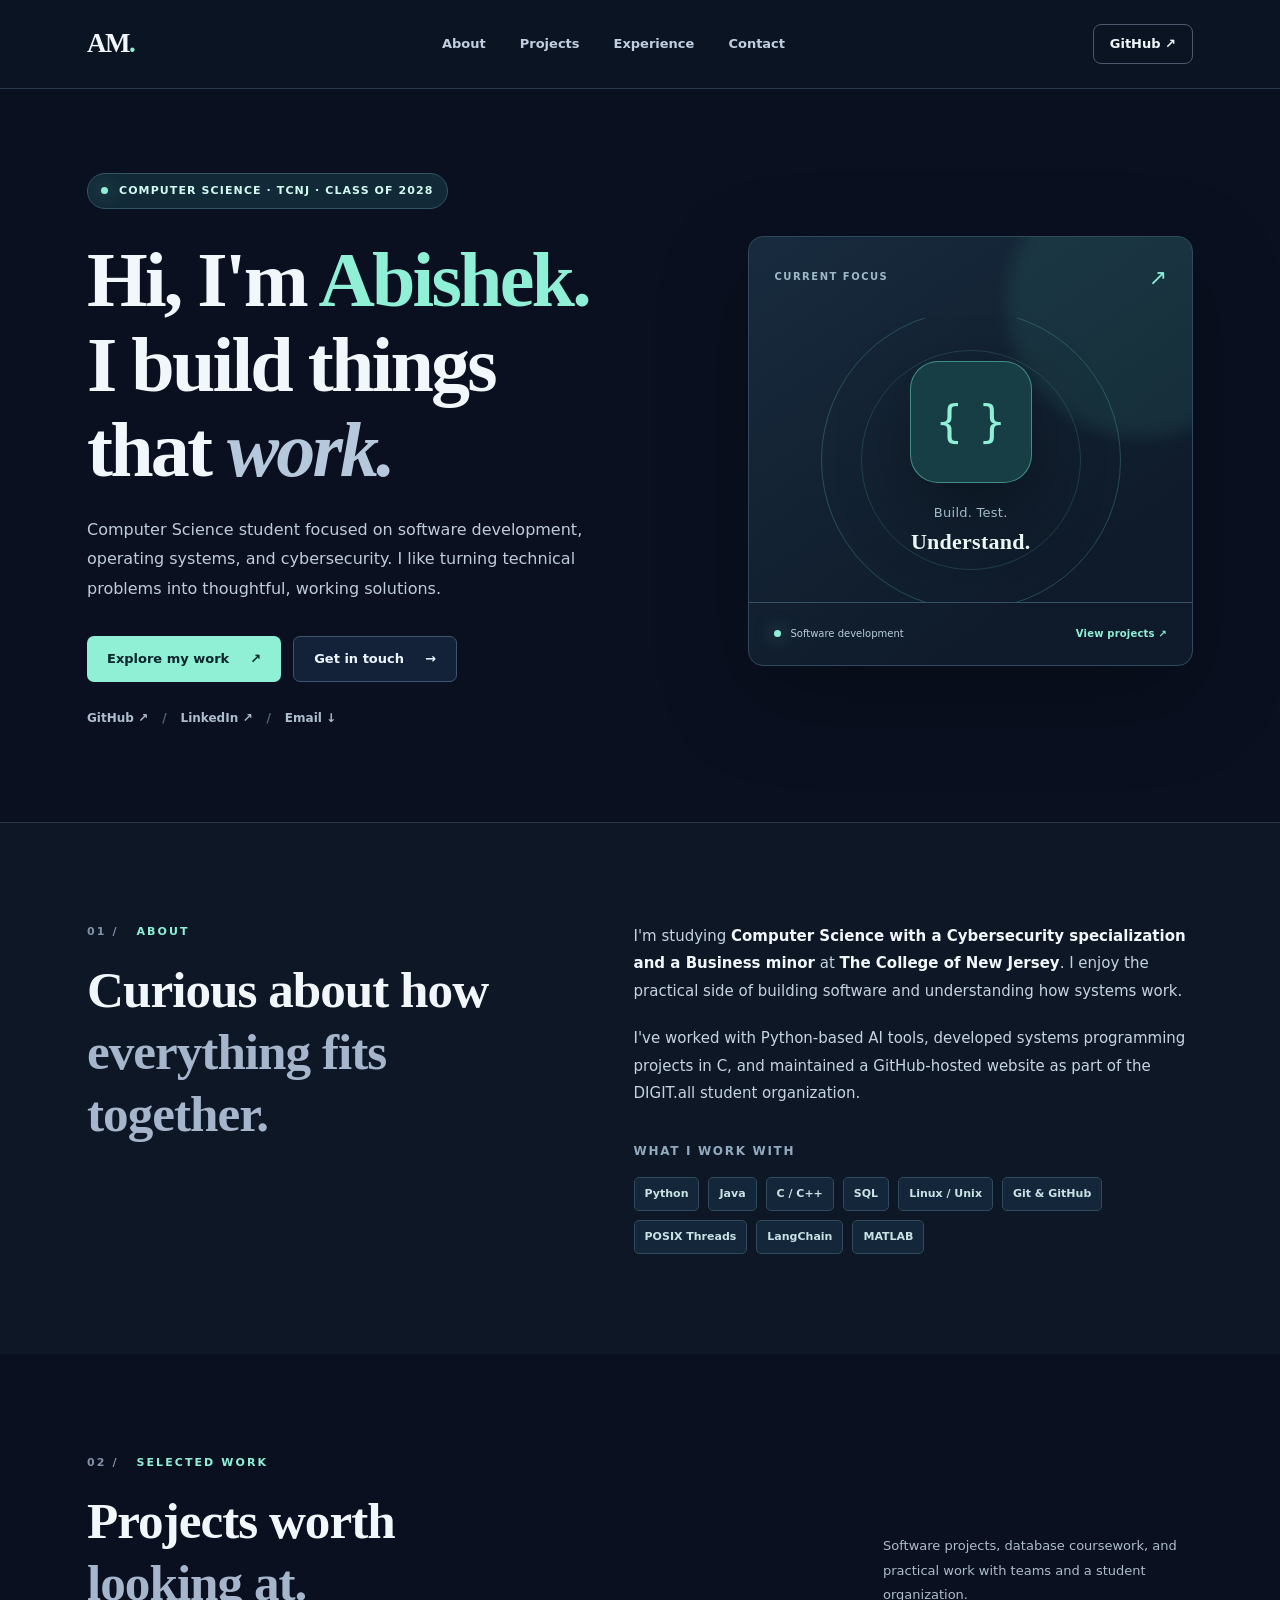
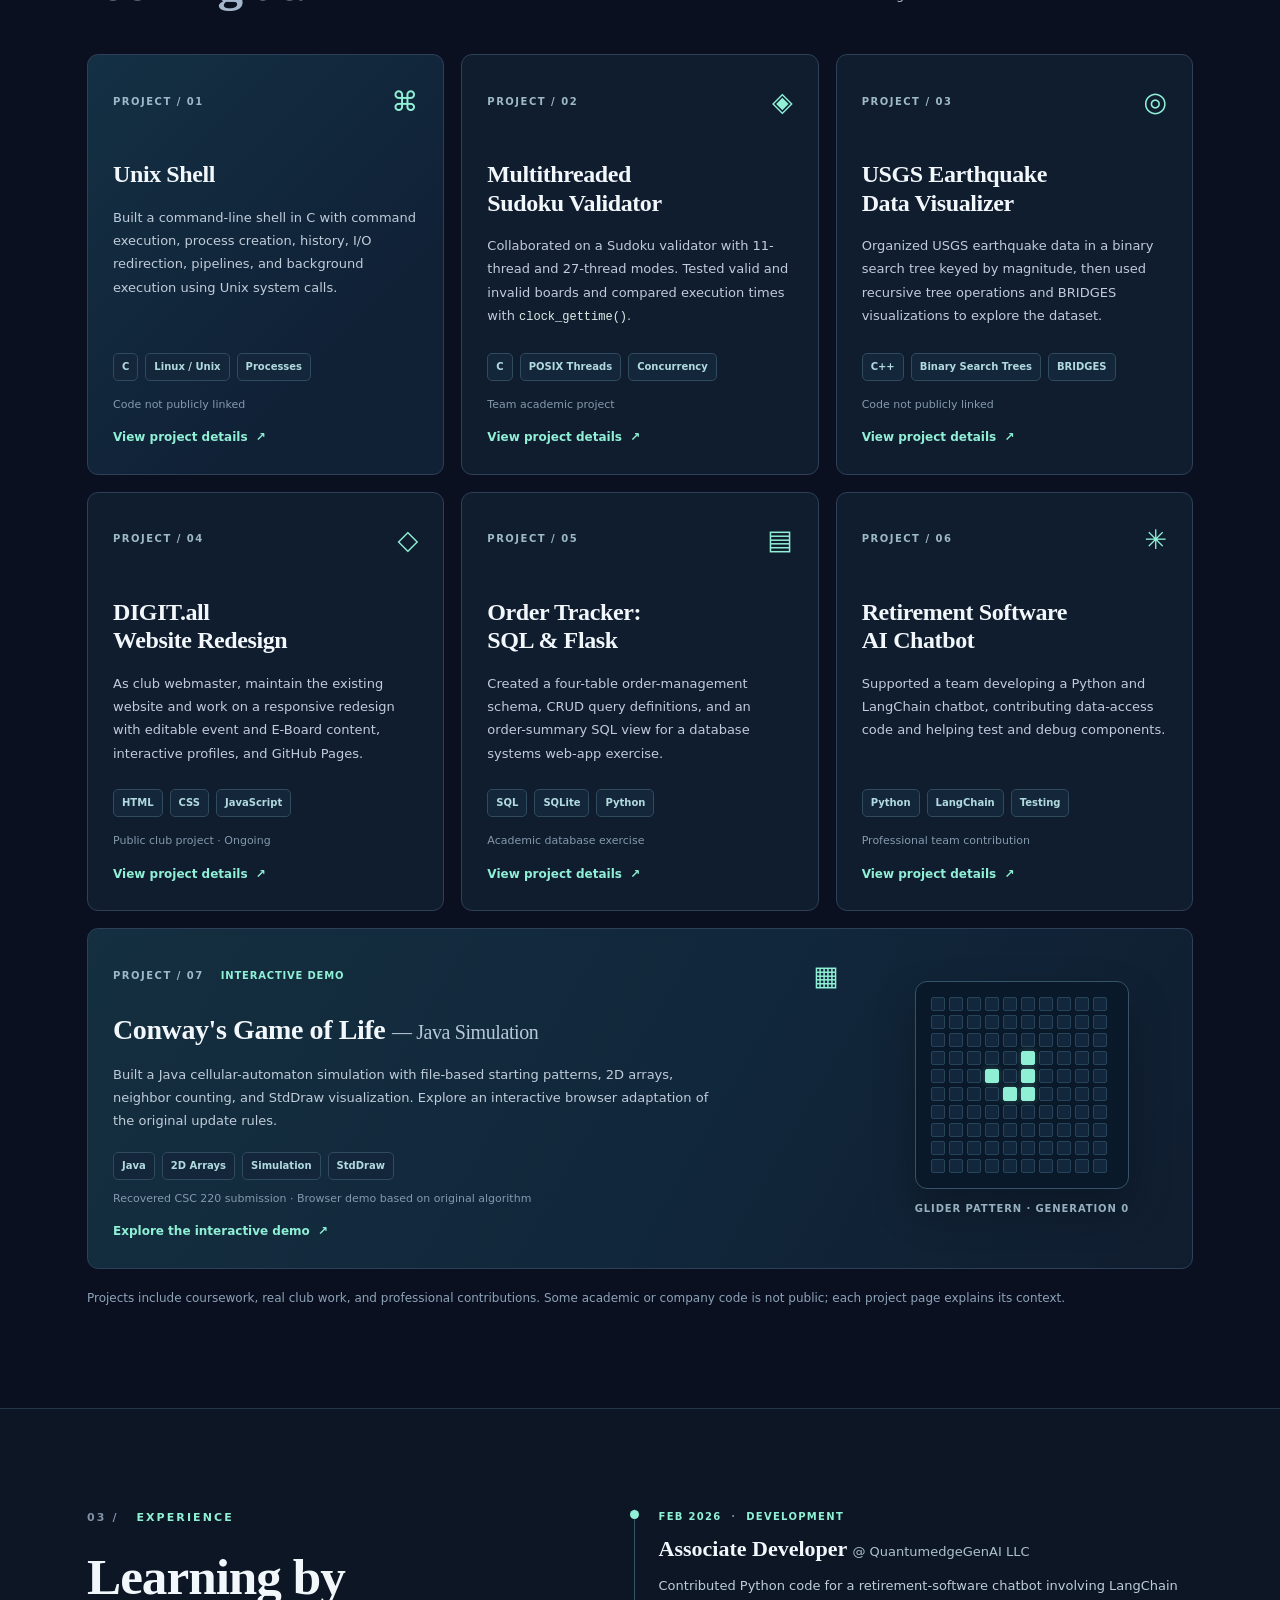
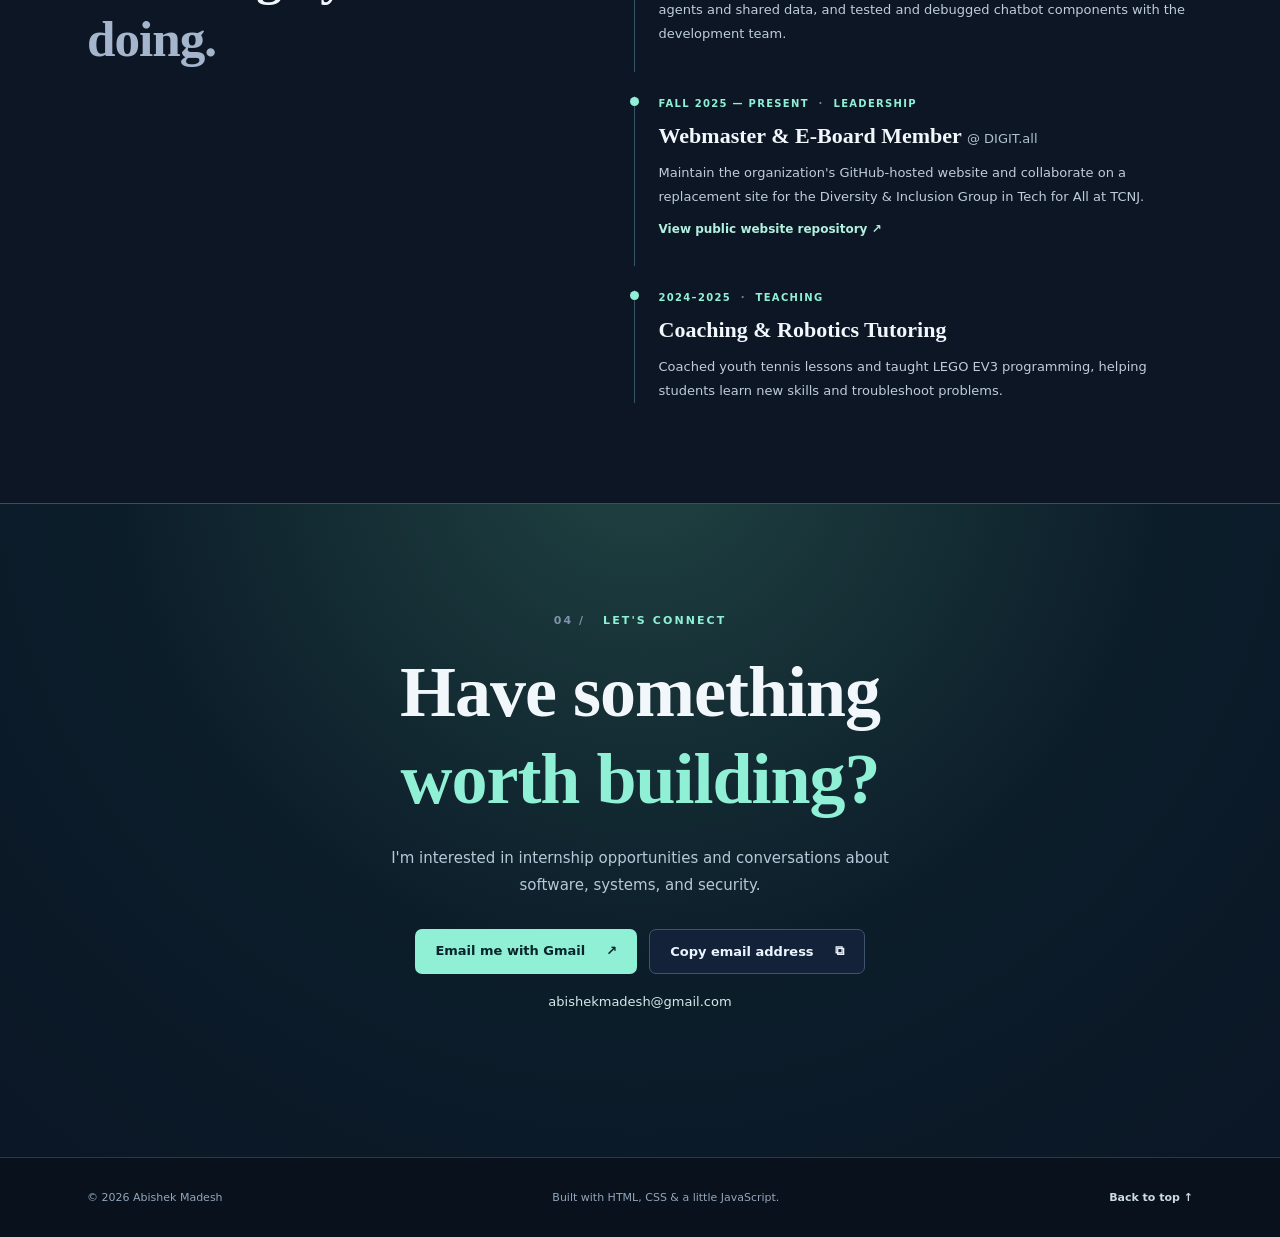
<file: index.html>
<!doctype html>
<html lang="en">
<head>
  <meta charset="utf-8">
  <meta name="viewport" content="width=device-width, initial-scale=1">
  <meta name="theme-color" content="#0a1020">
  <meta name="description" content="Portfolio of Abishek Madesh, a Computer Science student at The College of New Jersey interested in software development, systems, and cybersecurity.">
  <title>Abishek Madesh | Software & Systems</title>
  <link rel="stylesheet" href="styles.css">
  <script src="script.js" defer></script>
</head>
<body>
  <a class="skip-link" href="#main">Skip to content</a>
  <header class="site-header">
    <div class="container nav-shell">
      <a class="brand" href="#top" aria-label="Abishek Madesh home"><span class="brand-mark">AM<span class="brand-dot">.</span></span></a>
      <nav class="nav-links" aria-label="Primary navigation">
        <a href="#about">About</a>
        <a href="#projects">Projects</a>
        <a href="#experience">Experience</a>
        <a href="#contact">Contact</a>
      </nav>
      <a class="nav-github" href="https://github.com/AbishekMadesh" target="_blank" rel="noopener noreferrer">GitHub <span aria-hidden="true">↗</span></a>
    </div>
  </header>

  <main id="main">
    <section class="hero container" id="top" aria-labelledby="hero-title">
      <div class="hero-copy">
        <div class="eyebrow"><span class="status-dot" aria-hidden="true"></span> Computer Science · TCNJ · Class of 2028</div>
        <h1 id="hero-title">Hi, I'm <span>Abishek.</span><br>I build things<br>that <em>work.</em></h1>
        <p class="hero-description">Computer Science student focused on software development, operating systems, and cybersecurity. I like turning technical problems into thoughtful, working solutions.</p>
        <div class="hero-actions">
          <a class="button button-primary" href="#projects">Explore my work <span aria-hidden="true">↗</span></a>
          <a class="button button-outline" href="#contact">Get in touch <span aria-hidden="true">→</span></a>
        </div>
        <div class="hero-links" aria-label="Social links">
          <a href="https://github.com/AbishekMadesh" target="_blank" rel="noopener noreferrer">GitHub <span aria-hidden="true">↗</span></a>
          <span aria-hidden="true">/</span>
          <a href="https://www.linkedin.com/in/abishek-madesh" target="_blank" rel="noopener noreferrer">LinkedIn <span aria-hidden="true">↗</span></a>
          <span aria-hidden="true">/</span>
          <a href="#contact">Email <span aria-hidden="true">↓</span></a>
        </div>
      </div>
      <a class="hero-visual" href="#projects" aria-label="Explore my software development, systems, and security projects">
        <div class="visual-top"><span class="visual-kicker">CURRENT FOCUS</span><span class="visual-corner" aria-hidden="true">↗</span></div>
        <div class="visual-main">
          <div class="orbit orbit-one"></div><div class="orbit orbit-two"></div>
          <div class="focus-icon" aria-hidden="true">{ }</div>
          <div class="visual-caption">Build. Test.<br><strong>Understand.</strong></div>
        </div>
        <div class="visual-footer"><span><span class="mini-dot" aria-hidden="true"></span> Software development</span><span class="visual-action">View projects ↗</span></div>
      </a>
    </section>

    <section class="about section" id="about" aria-labelledby="about-title">
      <div class="container about-grid">
        <div>
          <p class="section-kicker"><span class="section-index">01 /</span> ABOUT</p>
          <h2 id="about-title">Curious about how<br><span>everything fits together.</span></h2>
        </div>
        <div class="about-content">
          <p>I'm studying <strong>Computer Science with a Cybersecurity specialization and a Business minor</strong> at <strong>The College of New Jersey</strong>. I enjoy the practical side of building software and understanding how systems work.</p>
          <p>I've worked with Python-based AI tools, developed systems programming projects in C, and maintained a GitHub-hosted website as part of the DIGIT.all student organization.</p>
          <div class="skill-area">
            <h3>What I work with</h3>
            <div class="skills" aria-label="Technical skills"><span>Python</span><span>Java</span><span>C / C++</span><span>SQL</span><span>Linux / Unix</span><span>Git & GitHub</span><span>POSIX Threads</span><span>LangChain</span><span>MATLAB</span></div>
          </div>
        </div>
      </div>
    </section>

    <section class="projects section" id="projects" aria-labelledby="projects-title">
      <div class="container">
        <div class="section-heading">
          <div><p class="section-kicker"><span class="section-index">02 /</span> SELECTED WORK</p><h2 id="projects-title">Projects worth<br><span>looking at.</span></h2></div>
          <p>Software projects, database coursework, and practical work with teams and a student organization.</p>
        </div>
        <div class="projects-grid">
          <a class="project-card project-featured" href="projects/unix-shell.html" aria-label="View details for Unix Shell">
            <div class="project-card-top"><span class="project-number">PROJECT / 01</span><span class="project-icon" aria-hidden="true">⌘</span></div>
            <h3>Unix Shell</h3>
            <p>Built a command-line shell in C with command execution, process creation, history, I/O redirection, pipelines, and background execution using Unix system calls.</p>
            <div class="project-bottom"><div class="project-tags"><span>C</span><span>Linux / Unix</span><span>Processes</span></div><span class="repo-note">Code not publicly linked</span><span class="project-cta">View project details <span aria-hidden="true">↗</span></span></div>
          </a>
          <a class="project-card" href="projects/sudoku-validator.html" aria-label="View details for Multithreaded Sudoku Validator">
            <div class="project-card-top"><span class="project-number">PROJECT / 02</span><span class="project-icon" aria-hidden="true">◈</span></div>
            <h3>Multithreaded<br>Sudoku Validator</h3>
            <p>Collaborated on a Sudoku validator with 11-thread and 27-thread modes. Tested valid and invalid boards and compared execution times with <code>clock_gettime()</code>.</p>
            <div class="project-bottom"><div class="project-tags"><span>C</span><span>POSIX Threads</span><span>Concurrency</span></div><span class="repo-note">Team academic project</span><span class="project-cta">View project details <span aria-hidden="true">↗</span></span></div>
          </a>
          <a class="project-card" href="projects/earthquake-visualizer.html" aria-label="View details for USGS Earthquake Data Visualizer">
            <div class="project-card-top"><span class="project-number">PROJECT / 03</span><span class="project-icon" aria-hidden="true">◎</span></div>
            <h3>USGS Earthquake<br>Data Visualizer</h3>
            <p>Organized USGS earthquake data in a binary search tree keyed by magnitude, then used recursive tree operations and BRIDGES visualizations to explore the dataset.</p>
            <div class="project-bottom"><div class="project-tags"><span>C++</span><span>Binary Search Trees</span><span>BRIDGES</span></div><span class="repo-note">Code not publicly linked</span><span class="project-cta">View project details <span aria-hidden="true">↗</span></span></div>
          </a>
          <a class="project-card" href="projects/digitall-website.html" aria-label="View details for DIGIT.all Website Redesign">
            <div class="project-card-top"><span class="project-number">PROJECT / 04</span><span class="project-icon" aria-hidden="true">◇</span></div>
            <h3>DIGIT.all<br>Website Redesign</h3>
            <p>As club webmaster, maintain the existing website and work on a responsive redesign with editable event and E-Board content, interactive profiles, and GitHub Pages.</p>
            <div class="project-bottom"><div class="project-tags"><span>HTML</span><span>CSS</span><span>JavaScript</span></div><span class="repo-note">Public club project · Ongoing</span><span class="project-cta">View project details <span aria-hidden="true">↗</span></span></div>
          </a>
          <a class="project-card" href="projects/order-tracker.html" aria-label="View details for Order Tracker SQL and Flask coursework">
            <div class="project-card-top"><span class="project-number">PROJECT / 05</span><span class="project-icon" aria-hidden="true">▤</span></div>
            <h3>Order Tracker:<br>SQL &amp; Flask</h3>
            <p>Created a four-table order-management schema, CRUD query definitions, and an order-summary SQL view for a database systems web-app exercise.</p>
            <div class="project-bottom"><div class="project-tags"><span>SQL</span><span>SQLite</span><span>Python</span></div><span class="repo-note">Academic database exercise</span><span class="project-cta">View project details <span aria-hidden="true">↗</span></span></div>
          </a>
          <a class="project-card" href="projects/ai-chatbot.html" aria-label="View details for retirement software AI chatbot contribution">
            <div class="project-card-top"><span class="project-number">PROJECT / 06</span><span class="project-icon" aria-hidden="true">✳</span></div>
            <h3>Retirement Software<br>AI Chatbot</h3>
            <p>Supported a team developing a Python and LangChain chatbot, contributing data-access code and helping test and debug components.</p>
            <div class="project-bottom"><div class="project-tags"><span>Python</span><span>LangChain</span><span>Testing</span></div><span class="repo-note">Professional team contribution</span><span class="project-cta">View project details <span aria-hidden="true">↗</span></span></div>
          </a>
          <a class="project-card project-showcase" href="projects/game-of-life.html" aria-label="Explore Java Game of Life project and interactive simulation">
            <div class="showcase-copy">
              <div class="project-card-top"><span class="project-number">PROJECT / 07 <span class="showcase-label">INTERACTIVE DEMO</span></span><span class="project-icon" aria-hidden="true">▦</span></div>
              <h3>Conway's Game of Life <span>— Java Simulation</span></h3>
              <p>Built a Java cellular-automaton simulation with file-based starting patterns, 2D arrays, neighbor counting, and StdDraw visualization. Explore an interactive browser adaptation of the original update rules.</p>
              <div class="project-tags"><span>Java</span><span>2D Arrays</span><span>Simulation</span><span>StdDraw</span></div>
              <span class="repo-note">Recovered CSC 220 submission · Browser demo based on original algorithm</span>
              <span class="project-cta">Explore the interactive demo <span aria-hidden="true">↗</span></span>
            </div>
            <div class="showcase-preview" aria-hidden="true"><div class="life-mini-board"><span></span><span></span><span></span><span></span><span></span><span></span><span></span><span></span><span></span><span></span><span></span><span></span><span></span><span></span><span></span><span></span><span></span><span></span><span></span><span></span><span></span><span></span><span></span><span></span><span></span><span></span><span></span><span></span><span></span><span></span><span></span><span></span><span></span><span></span><span></span><span class="life-on"></span><span></span><span></span><span></span><span></span><span></span><span></span><span></span><span class="life-on"></span><span></span><span class="life-on"></span><span></span><span></span><span></span><span></span><span></span><span></span><span></span><span></span><span class="life-on"></span><span class="life-on"></span><span></span><span></span><span></span><span></span><span></span><span></span><span></span><span></span><span></span><span></span><span></span><span></span><span></span><span></span><span></span><span></span><span></span><span></span><span></span><span></span><span></span><span></span><span></span><span></span><span></span><span></span><span></span><span></span><span></span><span></span><span></span><span></span><span></span><span></span><span></span><span></span><span></span><span></span><span></span><span></span><span></span><span></span><span></span><span></span></div><span class="showcase-legend">GLIDER PATTERN · GENERATION 0</span></div>
          </a>
        </div>
        <p class="projects-footnote">Projects include coursework, real club work, and professional contributions. Some academic or company code is not public; each project page explains its context.</p>
      </div>
    </section>

    <section class="experience section" id="experience" aria-labelledby="experience-title">
      <div class="container experience-grid">
        <div><p class="section-kicker"><span class="section-index">03 /</span> EXPERIENCE</p><h2 id="experience-title">Learning by<br><span>doing.</span></h2></div>
        <div class="timeline">
          <article class="timeline-entry"><div class="timeline-meta">FEB 2026 <span aria-hidden="true">·</span> DEVELOPMENT</div><h3>Associate Developer <span>@ QuantumedgeGenAI LLC</span></h3><p>Contributed Python code for a retirement-software chatbot involving LangChain agents and shared data, and tested and debugged chatbot components with the development team.</p></article>
          <article class="timeline-entry"><div class="timeline-meta">FALL 2025 — PRESENT <span aria-hidden="true">·</span> LEADERSHIP</div><h3>Webmaster & E-Board Member <span>@ DIGIT.all</span></h3><p>Maintain the organization's GitHub-hosted website and collaborate on a replacement site for the Diversity & Inclusion Group in Tech for All at TCNJ.</p><a class="inline-link" href="https://github.com/AbishekMadesh/TCNJDIGITall.github.io" target="_blank" rel="noopener noreferrer">View public website repository <span aria-hidden="true">↗</span></a></article>
          <article class="timeline-entry"><div class="timeline-meta">2024–2025 <span aria-hidden="true">·</span> TEACHING</div><h3>Coaching & Robotics Tutoring</h3><p>Coached youth tennis lessons and taught LEGO EV3 programming, helping students learn new skills and troubleshoot problems.</p></article>
        </div>
      </div>
    </section>

    <section class="contact section" id="contact" aria-labelledby="contact-title">
      <div class="container contact-content"><p class="section-kicker"><span class="section-index">04 /</span> LET'S CONNECT</p><h2 id="contact-title">Have something<br><span>worth building?</span></h2><p>I'm interested in internship opportunities and conversations about software, systems, and security.</p><div class="contact-actions"><a class="button button-primary" href="https://mail.google.com/mail/?view=cm&amp;fs=1&amp;to=abishekmadesh%40gmail.com&amp;su=Portfolio%20Inquiry" target="_blank" rel="noopener noreferrer">Email me with Gmail <span aria-hidden="true">↗</span></a><button class="button button-outline copy-email" type="button" data-email="abishekmadesh@gmail.com">Copy email address <span aria-hidden="true">⧉</span></button></div><p class="contact-email">abishekmadesh@gmail.com</p><p class="copy-status" id="copy-status" role="status" aria-live="polite"></p></div>
    </section>
  </main>
  <footer class="site-footer"><div class="container footer-shell"><span>© <span id="year">2026</span> Abishek Madesh</span><span>Built with HTML, CSS & a little JavaScript.</span><a href="#top">Back to top ↑</a></div></footer>
</body>
</html>
</file>
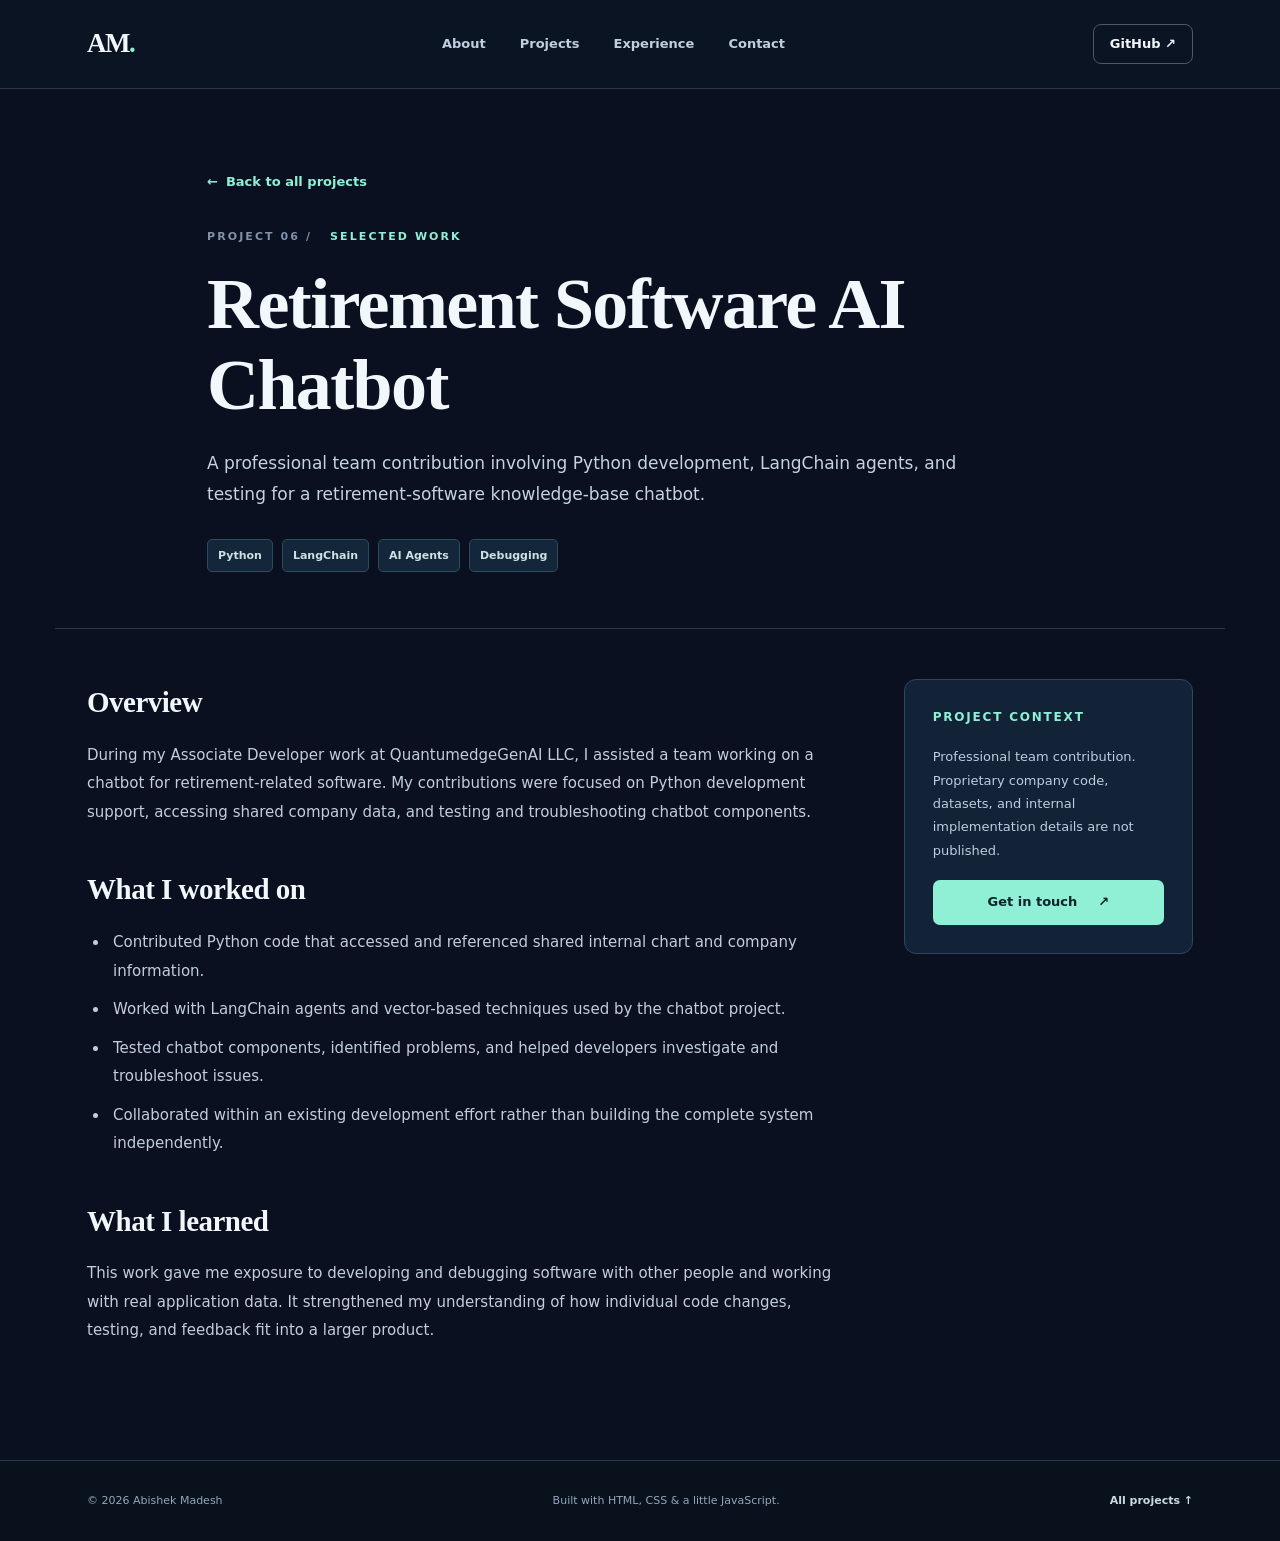
<file: projects/ai-chatbot.html>
<!doctype html>
<html lang="en">
<head>
  <meta charset="utf-8">
  <meta name="viewport" content="width=device-width, initial-scale=1">
  <meta name="theme-color" content="#0a1020">
  <meta name="description" content="A professional team contribution involving Python development, LangChain agents, and testing for a retirement-software knowledge-base chatbot.">
  <title>Retirement Software AI Chatbot | Abishek Madesh</title>
  <link rel="stylesheet" href="../styles.css">
  <script src="../script.js" defer></script>
</head>
<body>
  <a class="skip-link" href="#main">Skip to content</a>
  <header class="site-header">
    <div class="container nav-shell">
      <a class="brand" href="../index.html" aria-label="Abishek Madesh home"><span class="brand-mark">AM<span class="brand-dot">.</span></span></a>
      <nav class="nav-links" aria-label="Primary navigation"><a href="../index.html#about">About</a><a href="../index.html#projects">Projects</a><a href="../index.html#experience">Experience</a><a href="../index.html#contact">Contact</a></nav>
      <a class="nav-github" href="https://github.com/AbishekMadesh" target="_blank" rel="noopener noreferrer">GitHub <span aria-hidden="true">↗</span></a>
    </div>
  </header>
  <main class="detail-main" id="main">
    <section class="container detail-hero" aria-labelledby="detail-title">
      <a class="detail-back" href="../index.html#projects"><span aria-hidden="true">←</span> Back to all projects</a>
      <p class="section-kicker"><span class="section-index">PROJECT 06 /</span> SELECTED WORK</p>
      <h1 id="detail-title">Retirement Software AI Chatbot</h1>
      <p class="detail-summary">A professional team contribution involving Python development, LangChain agents, and testing for a retirement-software knowledge-base chatbot.</p>
      <div class="skills detail-tags" aria-label="Technology used"><span>Python</span><span>LangChain</span><span>AI Agents</span><span>Debugging</span></div>
    </section>
    <div class="container detail-layout">
      <article class="detail-article">
        <h2>Overview</h2>
        <p>During my Associate Developer work at QuantumedgeGenAI LLC, I assisted a team working on a chatbot for retirement-related software. My contributions were focused on Python development support, accessing shared company data, and testing and troubleshooting chatbot components.</p>
        <h2>What I worked on</h2>
        <ul><li>Contributed Python code that accessed and referenced shared internal chart and company information.</li>
          <li>Worked with LangChain agents and vector-based techniques used by the chatbot project.</li>
          <li>Tested chatbot components, identified problems, and helped developers investigate and troubleshoot issues.</li>
          <li>Collaborated within an existing development effort rather than building the complete system independently.</li></ul>
        <h2>What I learned</h2>
        <p>This work gave me exposure to developing and debugging software with other people and working with real application data. It strengthened my understanding of how individual code changes, testing, and feedback fit into a larger product.</p>
      </article>
      <aside class="detail-side">
        <h3>Project context</h3>
        <p>Professional team contribution. Proprietary company code, datasets, and internal implementation details are not published.</p>
        <a class="button button-primary" href="../index.html#contact">Get in touch <span aria-hidden="true">↗</span></a>
      </aside>
    </div>
  </main>
  <footer class="site-footer"><div class="container footer-shell"><span>© <span id="year">2026</span> Abishek Madesh</span><span>Built with HTML, CSS &amp; a little JavaScript.</span><a href="../index.html#projects">All projects ↑</a></div></footer>
</body>
</html>
</file>
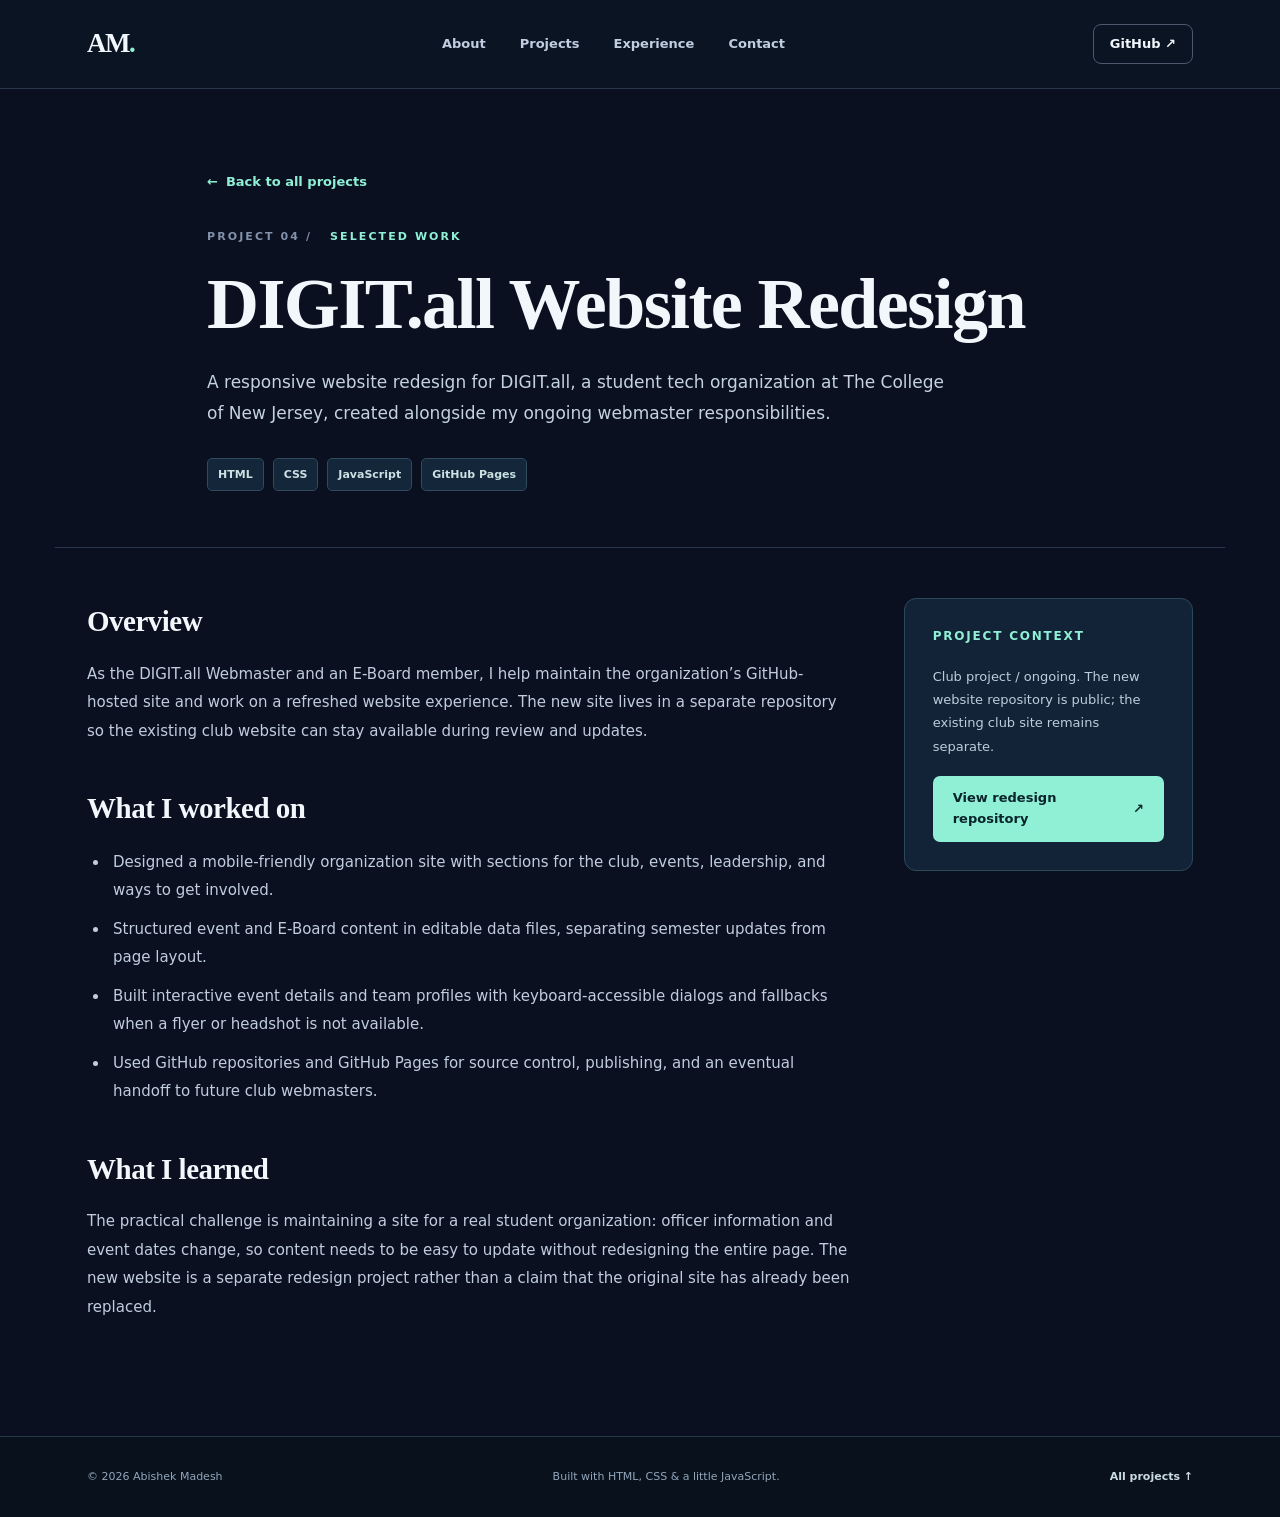
<file: projects/digitall-website.html>
<!doctype html>
<html lang="en">
<head>
  <meta charset="utf-8">
  <meta name="viewport" content="width=device-width, initial-scale=1">
  <meta name="theme-color" content="#0a1020">
  <meta name="description" content="A responsive website redesign for DIGIT.all, a student tech organization at The College of New Jersey, created alongside my ongoing webmaster responsibilities.">
  <title>DIGIT.all Website Redesign | Abishek Madesh</title>
  <link rel="stylesheet" href="../styles.css">
  <script src="../script.js" defer></script>
</head>
<body>
  <a class="skip-link" href="#main">Skip to content</a>
  <header class="site-header">
    <div class="container nav-shell">
      <a class="brand" href="../index.html" aria-label="Abishek Madesh home"><span class="brand-mark">AM<span class="brand-dot">.</span></span></a>
      <nav class="nav-links" aria-label="Primary navigation"><a href="../index.html#about">About</a><a href="../index.html#projects">Projects</a><a href="../index.html#experience">Experience</a><a href="../index.html#contact">Contact</a></nav>
      <a class="nav-github" href="https://github.com/AbishekMadesh" target="_blank" rel="noopener noreferrer">GitHub <span aria-hidden="true">↗</span></a>
    </div>
  </header>
  <main class="detail-main" id="main">
    <section class="container detail-hero" aria-labelledby="detail-title">
      <a class="detail-back" href="../index.html#projects"><span aria-hidden="true">←</span> Back to all projects</a>
      <p class="section-kicker"><span class="section-index">PROJECT 04 /</span> SELECTED WORK</p>
      <h1 id="detail-title">DIGIT.all Website Redesign</h1>
      <p class="detail-summary">A responsive website redesign for DIGIT.all, a student tech organization at The College of New Jersey, created alongside my ongoing webmaster responsibilities.</p>
      <div class="skills detail-tags" aria-label="Technology used"><span>HTML</span><span>CSS</span><span>JavaScript</span><span>GitHub Pages</span></div>
    </section>
    <div class="container detail-layout">
      <article class="detail-article">
        <h2>Overview</h2>
        <p>As the DIGIT.all Webmaster and an E-Board member, I help maintain the organization’s GitHub-hosted site and work on a refreshed website experience. The new site lives in a separate repository so the existing club website can stay available during review and updates.</p>
        <h2>What I worked on</h2>
        <ul><li>Designed a mobile-friendly organization site with sections for the club, events, leadership, and ways to get involved.</li>
          <li>Structured event and E-Board content in editable data files, separating semester updates from page layout.</li>
          <li>Built interactive event details and team profiles with keyboard-accessible dialogs and fallbacks when a flyer or headshot is not available.</li>
          <li>Used GitHub repositories and GitHub Pages for source control, publishing, and an eventual handoff to future club webmasters.</li></ul>
        <h2>What I learned</h2>
        <p>The practical challenge is maintaining a site for a real student organization: officer information and event dates change, so content needs to be easy to update without redesigning the entire page. The new website is a separate redesign project rather than a claim that the original site has already been replaced.</p>
      </article>
      <aside class="detail-side">
        <h3>Project context</h3>
        <p>Club project / ongoing. The new website repository is public; the existing club site remains separate.</p>
        <a class="button button-primary" href="https://github.com/TCNJDIGITall/digitall-new-website" target="_blank" rel="noopener noreferrer">View redesign repository <span aria-hidden="true">↗</span></a>
      </aside>
    </div>
  </main>
  <footer class="site-footer"><div class="container footer-shell"><span>© <span id="year">2026</span> Abishek Madesh</span><span>Built with HTML, CSS &amp; a little JavaScript.</span><a href="../index.html#projects">All projects ↑</a></div></footer>
</body>
</html>
</file>
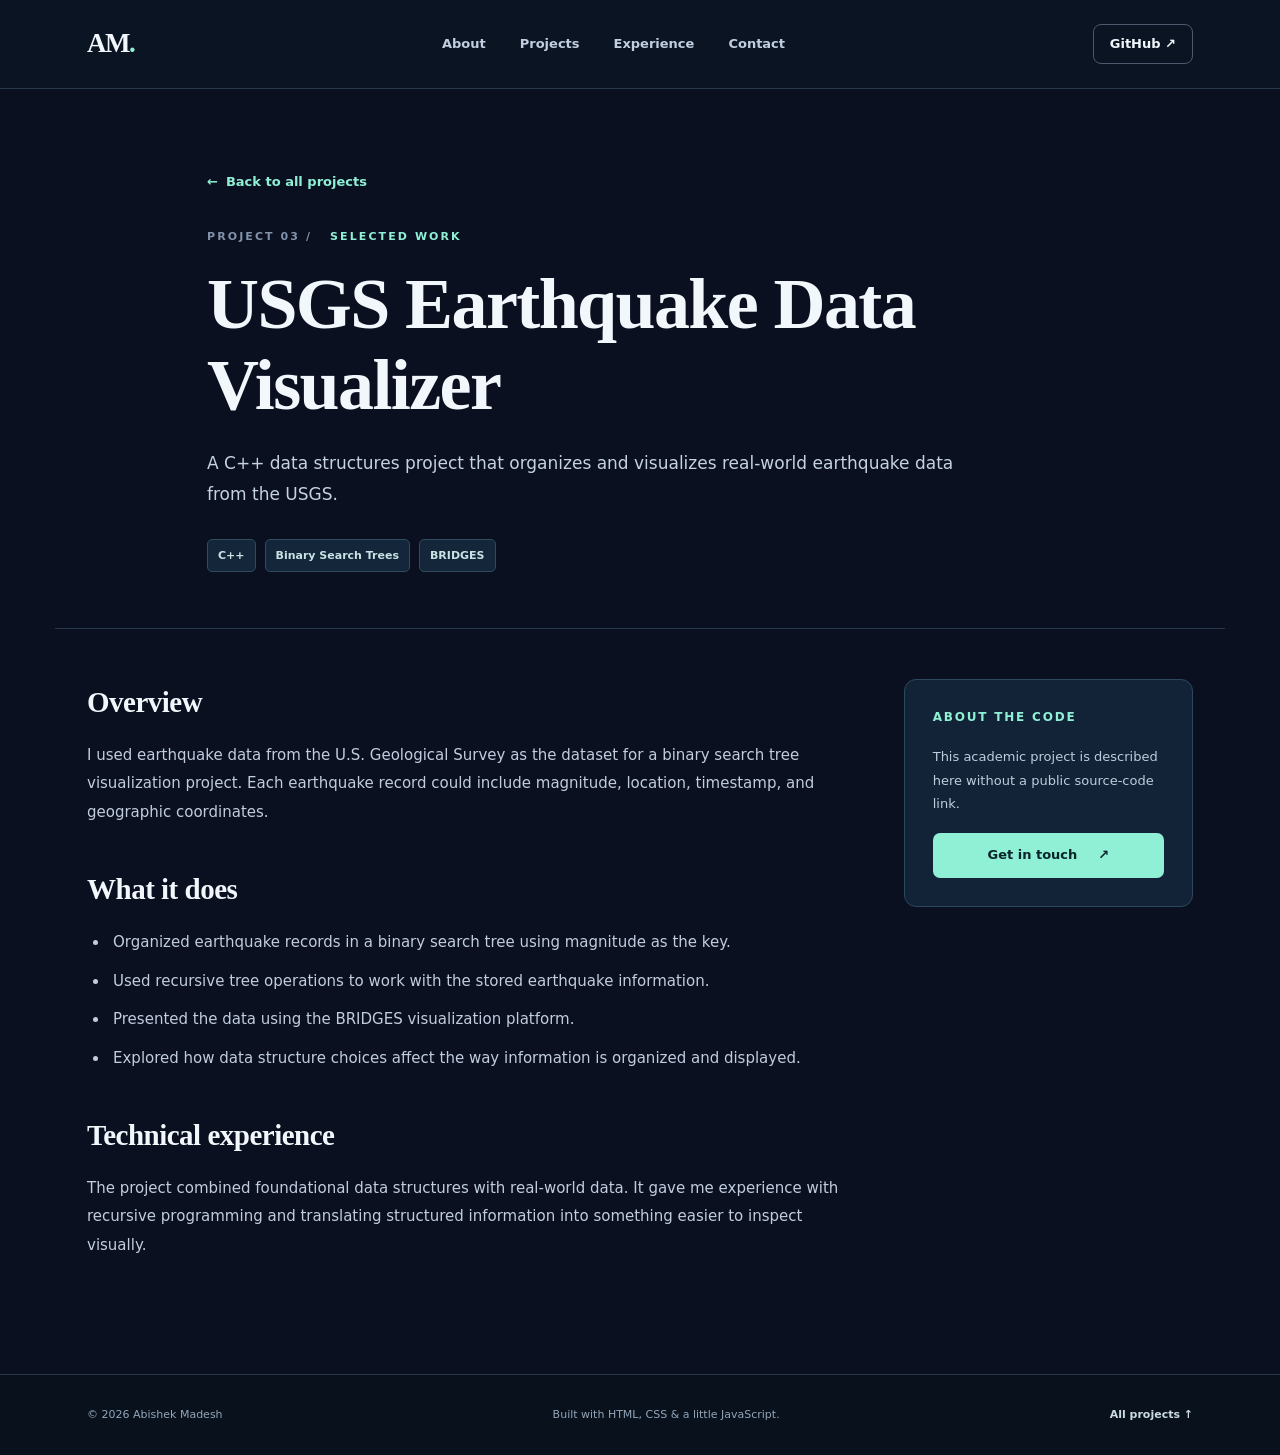
<file: projects/earthquake-visualizer.html>
<!doctype html>
<html lang="en">
<head>
  <meta charset="utf-8">
  <meta name="viewport" content="width=device-width, initial-scale=1">
  <meta name="theme-color" content="#0a1020">
  <meta name="description" content="A C++ data structures project that organizes and visualizes real-world earthquake data from the USGS.">
  <title>USGS Earthquake Data Visualizer | Abishek Madesh</title>
  <link rel="stylesheet" href="../styles.css">
  <script src="../script.js" defer></script>
</head>
<body>
  <a class="skip-link" href="#main">Skip to content</a>
  <header class="site-header">
    <div class="container nav-shell">
      <a class="brand" href="../index.html" aria-label="Abishek Madesh home"><span class="brand-mark">AM<span class="brand-dot">.</span></span></a>
      <nav class="nav-links" aria-label="Primary navigation"><a href="../index.html#about">About</a><a href="../index.html#projects">Projects</a><a href="../index.html#experience">Experience</a><a href="../index.html#contact">Contact</a></nav>
      <a class="nav-github" href="https://github.com/AbishekMadesh" target="_blank" rel="noopener noreferrer">GitHub <span aria-hidden="true">↗</span></a>
    </div>
  </header>
  <main class="detail-main" id="main">
    <section class="container detail-hero" aria-labelledby="detail-title">
      <a class="detail-back" href="../index.html#projects"><span aria-hidden="true">←</span> Back to all projects</a>
      <p class="section-kicker"><span class="section-index">PROJECT 03 /</span> SELECTED WORK</p>
      <h1 id="detail-title">USGS Earthquake Data Visualizer</h1>
      <p class="detail-summary">A C++ data structures project that organizes and visualizes real-world earthquake data from the USGS.</p>
      <div class="skills detail-tags" aria-label="Technology used"><span>C++</span><span>Binary Search Trees</span><span>BRIDGES</span></div>
    </section>
    <div class="container detail-layout">
      <article class="detail-article">
        <h2>Overview</h2>
        <p>I used earthquake data from the U.S. Geological Survey as the dataset for a binary search tree visualization project. Each earthquake record could include magnitude, location, timestamp, and geographic coordinates.</p>
        <h2>What it does</h2>
        <ul><li>Organized earthquake records in a binary search tree using magnitude as the key.</li>
          <li>Used recursive tree operations to work with the stored earthquake information.</li>
          <li>Presented the data using the BRIDGES visualization platform.</li>
          <li>Explored how data structure choices affect the way information is organized and displayed.</li></ul>
        <h2>Technical experience</h2>
        <p>The project combined foundational data structures with real-world data. It gave me experience with recursive programming and translating structured information into something easier to inspect visually.</p>
      </article>
      <aside class="detail-side">
        <h3>About the code</h3>
        <p>This academic project is described here without a public source-code link.</p>
        <a class="button button-primary" href="../index.html#contact">Get in touch <span aria-hidden="true">↗</span></a>
      </aside>
    </div>
  </main>
  <footer class="site-footer"><div class="container footer-shell"><span>© <span id="year">2026</span> Abishek Madesh</span><span>Built with HTML, CSS &amp; a little JavaScript.</span><a href="../index.html#projects">All projects ↑</a></div></footer>
</body>
</html>
</file>
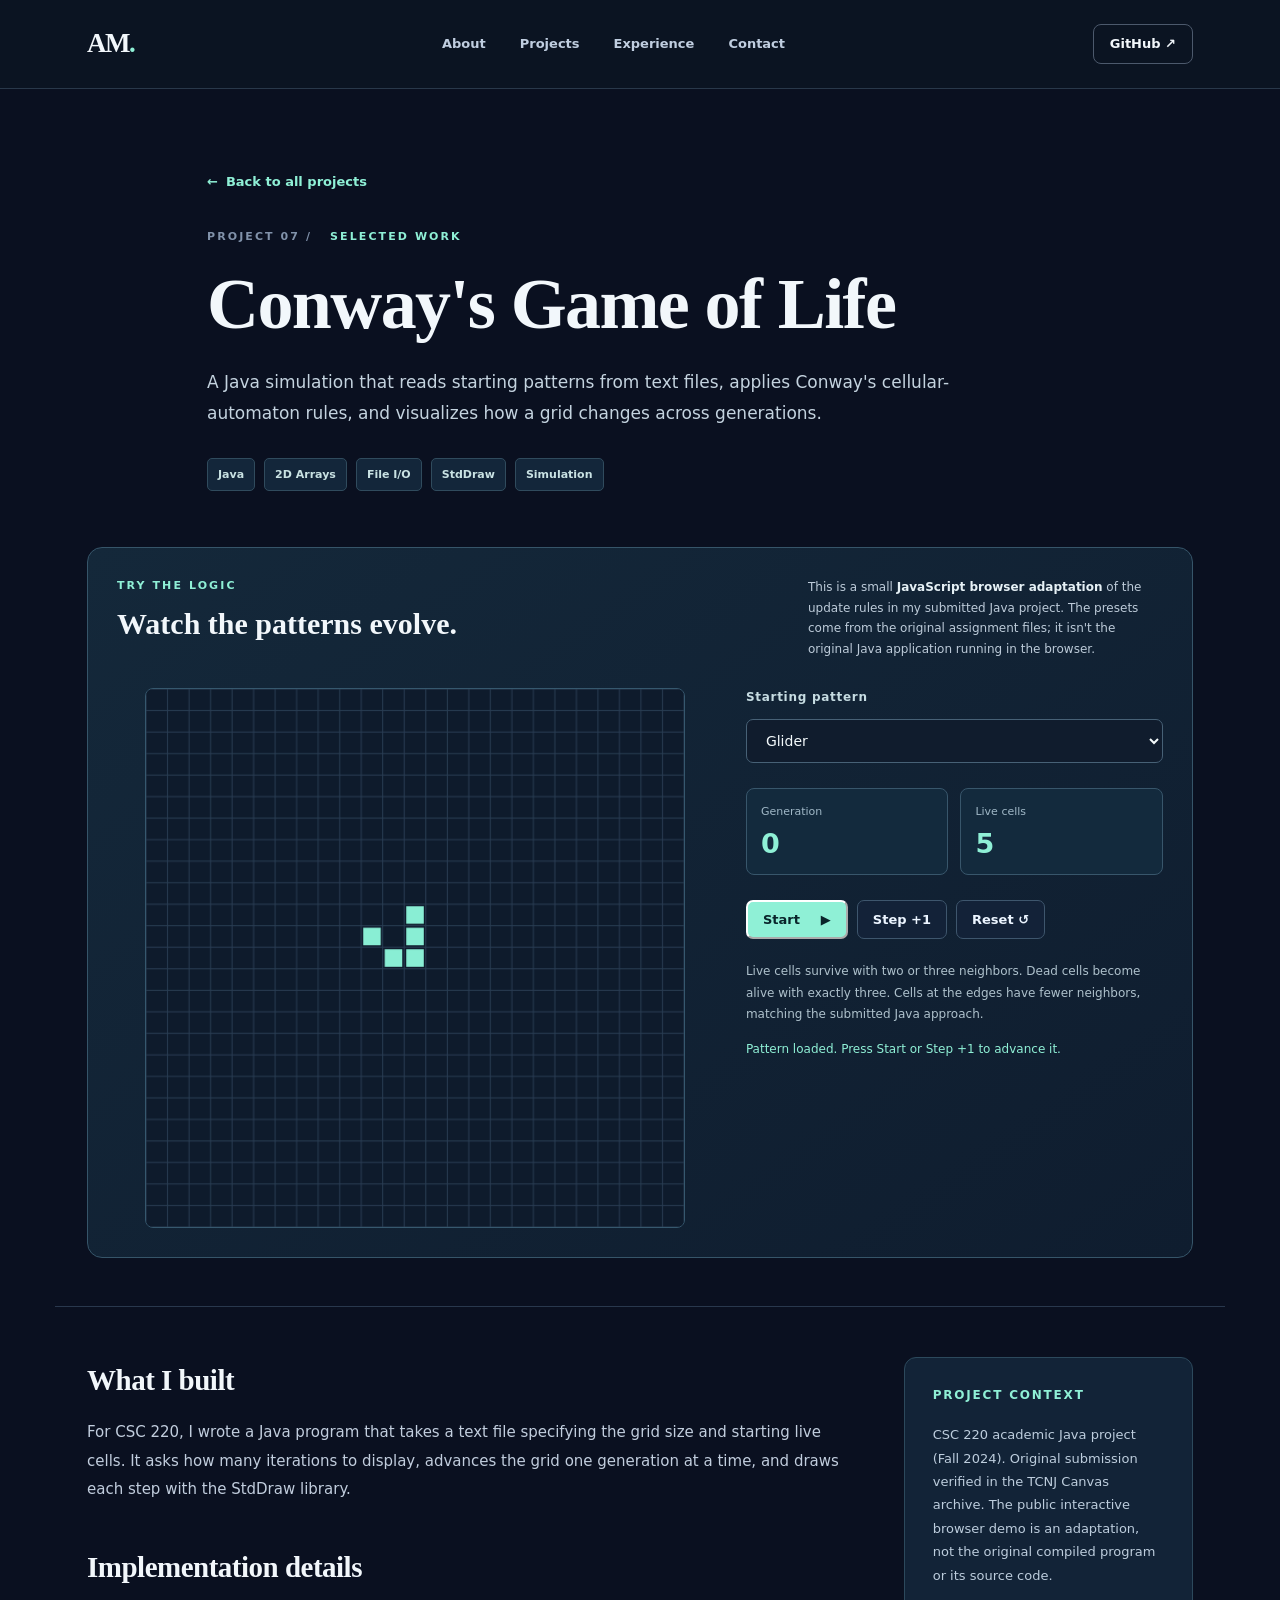
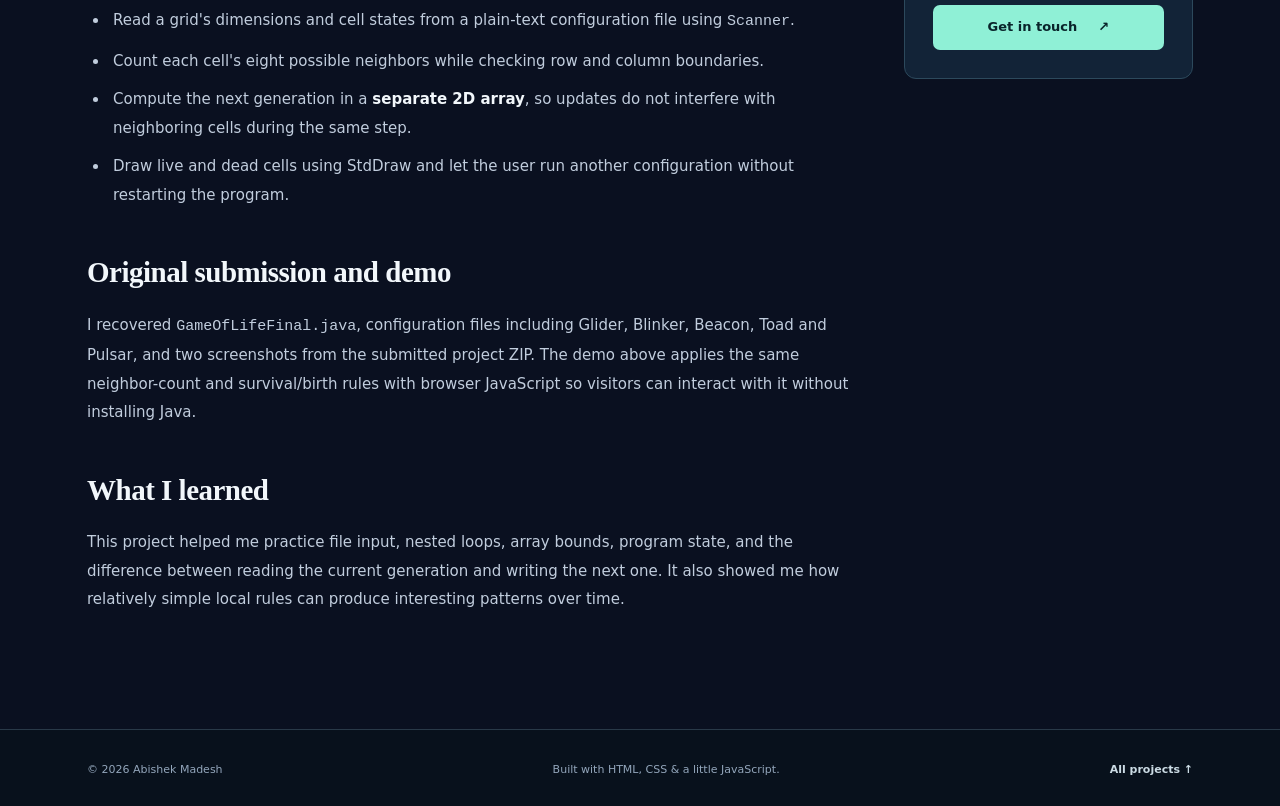
<file: projects/game-of-life.html>
<!doctype html>
<html lang="en">
<head>
  <meta charset="utf-8">
  <meta name="viewport" content="width=device-width, initial-scale=1">
  <meta name="theme-color" content="#0a1020">
  <meta name="description" content="Java Conway's Game of Life project by Abishek Madesh, with an interactive browser adaptation of submitted patterns and update rules.">
  <title>Conway's Game of Life | Abishek Madesh</title>
  <link rel="stylesheet" href="../styles.css">
  <script src="../script.js" defer></script>
  <script src="game-of-life-demo.js" defer></script>
</head>
<body>
  <a class="skip-link" href="#main">Skip to content</a>
  <header class="site-header">
    <div class="container nav-shell">
      <a class="brand" href="../index.html" aria-label="Abishek Madesh home"><span class="brand-mark">AM<span class="brand-dot">.</span></span></a>
      <nav class="nav-links" aria-label="Primary navigation"><a href="../index.html#about">About</a><a href="../index.html#projects">Projects</a><a href="../index.html#experience">Experience</a><a href="../index.html#contact">Contact</a></nav>
      <a class="nav-github" href="https://github.com/AbishekMadesh" target="_blank" rel="noopener noreferrer">GitHub <span aria-hidden="true">↗</span></a>
    </div>
  </header>
  <main class="detail-main" id="main">
    <section class="container detail-hero" aria-labelledby="detail-title">
      <a class="detail-back" href="../index.html#projects"><span aria-hidden="true">←</span> Back to all projects</a>
      <p class="section-kicker"><span class="section-index">PROJECT 07 /</span> SELECTED WORK</p>
      <h1 id="detail-title">Conway's Game of Life</h1>
      <p class="detail-summary">A Java simulation that reads starting patterns from text files, applies Conway's cellular-automaton rules, and visualizes how a grid changes across generations.</p>
      <div class="skills detail-tags" aria-label="Technology used"><span>Java</span><span>2D Arrays</span><span>File I/O</span><span>StdDraw</span><span>Simulation</span></div>
    </section>
    <section class="container life-lab-section" aria-labelledby="life-lab-title">
      <div class="life-demo">
        <div class="life-demo-heading">
          <div><p class="section-kicker">TRY THE LOGIC</p><h2 id="life-lab-title">Watch the patterns evolve.</h2></div>
          <p>This is a small <strong>JavaScript browser adaptation</strong> of the update rules in my submitted Java project. The presets come from the original assignment files; it isn't the original Java application running in the browser.</p>
        </div>
        <div class="life-demo-layout">
          <div class="life-demo-board-wrap"><canvas id="life-canvas" width="540" height="540" role="img" aria-label="A visual grid showing live and dead cells in the Game of Life simulation.">Your browser does not support canvas.</canvas></div>
          <div class="life-controls">
            <label for="life-pattern">Starting pattern</label>
            <select id="life-pattern"><option value="glider">Glider</option><option value="blinker">Blinker</option><option value="beacon">Beacon</option><option value="toad">Toad</option><option value="pulsar">Pulsar</option></select>
            <div class="life-stat-grid">
              <div><span>Generation</span><strong id="life-generation">0</strong></div>
              <div><span>Live cells</span><strong id="life-alive">0</strong></div>
            </div>
            <div class="life-actions">
              <button class="button button-primary" type="button" id="life-toggle">Start <span aria-hidden="true">▶</span></button>
              <button class="button button-outline" type="button" id="life-step">Step +1</button>
              <button class="button button-outline" type="button" id="life-reset">Reset ↺</button>
            </div>
            <p class="life-help">Live cells survive with two or three neighbors. Dead cells become alive with exactly three. Cells at the edges have fewer neighbors, matching the submitted Java approach.</p>
            <p class="life-feedback" id="life-feedback" role="status" aria-live="polite"></p>
          </div>
        </div>
      </div>
    </section>
    <div class="container detail-layout">
      <article class="detail-article">
        <h2>What I built</h2>
        <p>For CSC 220, I wrote a Java program that takes a text file specifying the grid size and starting live cells. It asks how many iterations to display, advances the grid one generation at a time, and draws each step with the StdDraw library.</p>
        <h2>Implementation details</h2>
        <ul>
          <li>Read a grid's dimensions and cell states from a plain-text configuration file using <code>Scanner</code>.</li>
          <li>Count each cell's eight possible neighbors while checking row and column boundaries.</li>
          <li>Compute the next generation in a <strong>separate 2D array</strong>, so updates do not interfere with neighboring cells during the same step.</li>
          <li>Draw live and dead cells using StdDraw and let the user run another configuration without restarting the program.</li>
        </ul>
        <h2>Original submission and demo</h2>
        <p>I recovered <code>GameOfLifeFinal.java</code>, configuration files including Glider, Blinker, Beacon, Toad and Pulsar, and two screenshots from the submitted project ZIP. The demo above applies the same neighbor-count and survival/birth rules with browser JavaScript so visitors can interact with it without installing Java.</p>
        <h2>What I learned</h2>
        <p>This project helped me practice file input, nested loops, array bounds, program state, and the difference between reading the current generation and writing the next one. It also showed me how relatively simple local rules can produce interesting patterns over time.</p>
      </article>
      <aside class="detail-side">
        <h3>Project context</h3>
        <p>CSC 220 academic Java project (Fall 2024). Original submission verified in the TCNJ Canvas archive. The public interactive browser demo is an adaptation, not the original compiled program or its source code.</p>
        <a class="button button-primary" href="../index.html#contact">Get in touch <span aria-hidden="true">↗</span></a>
      </aside>
    </div>
  </main>
  <footer class="site-footer"><div class="container footer-shell"><span>© <span id="year">2026</span> Abishek Madesh</span><span>Built with HTML, CSS &amp; a little JavaScript.</span><a href="../index.html#projects">All projects ↑</a></div></footer>
</body>
</html>
</file>
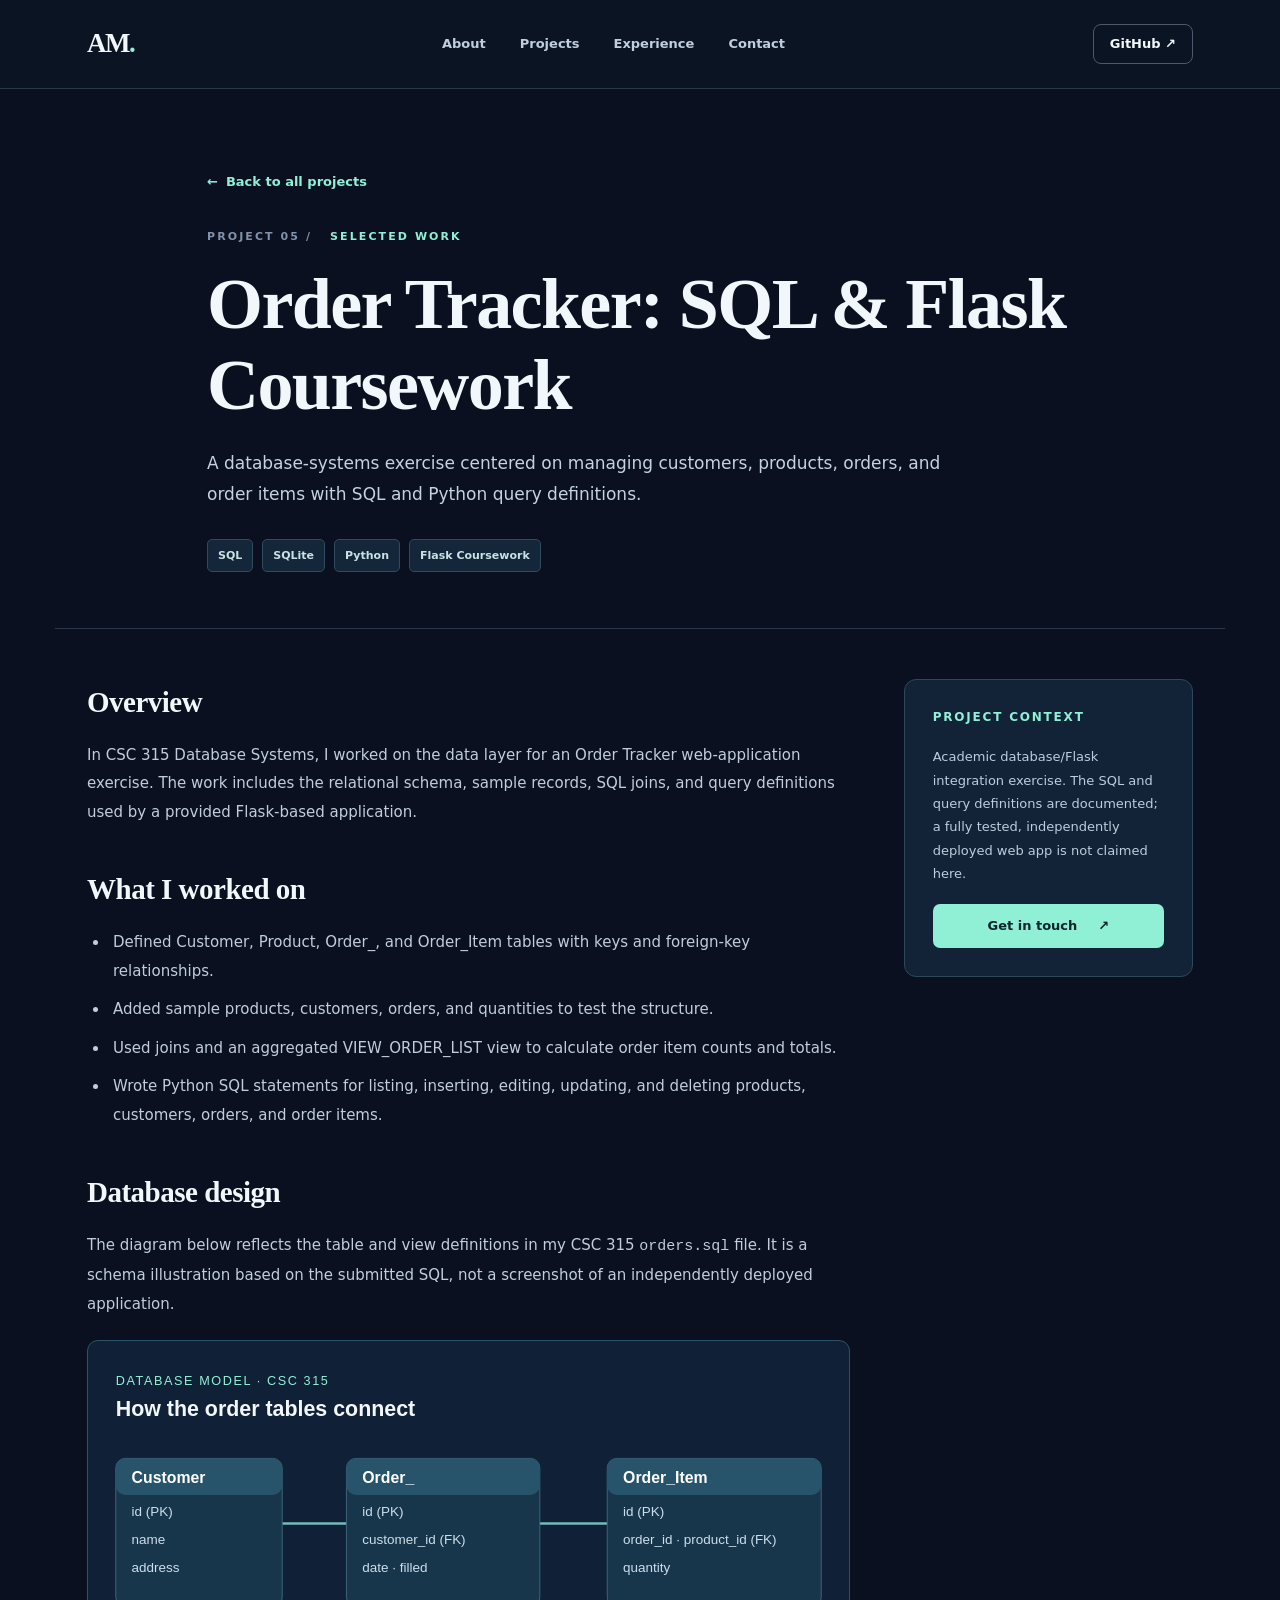
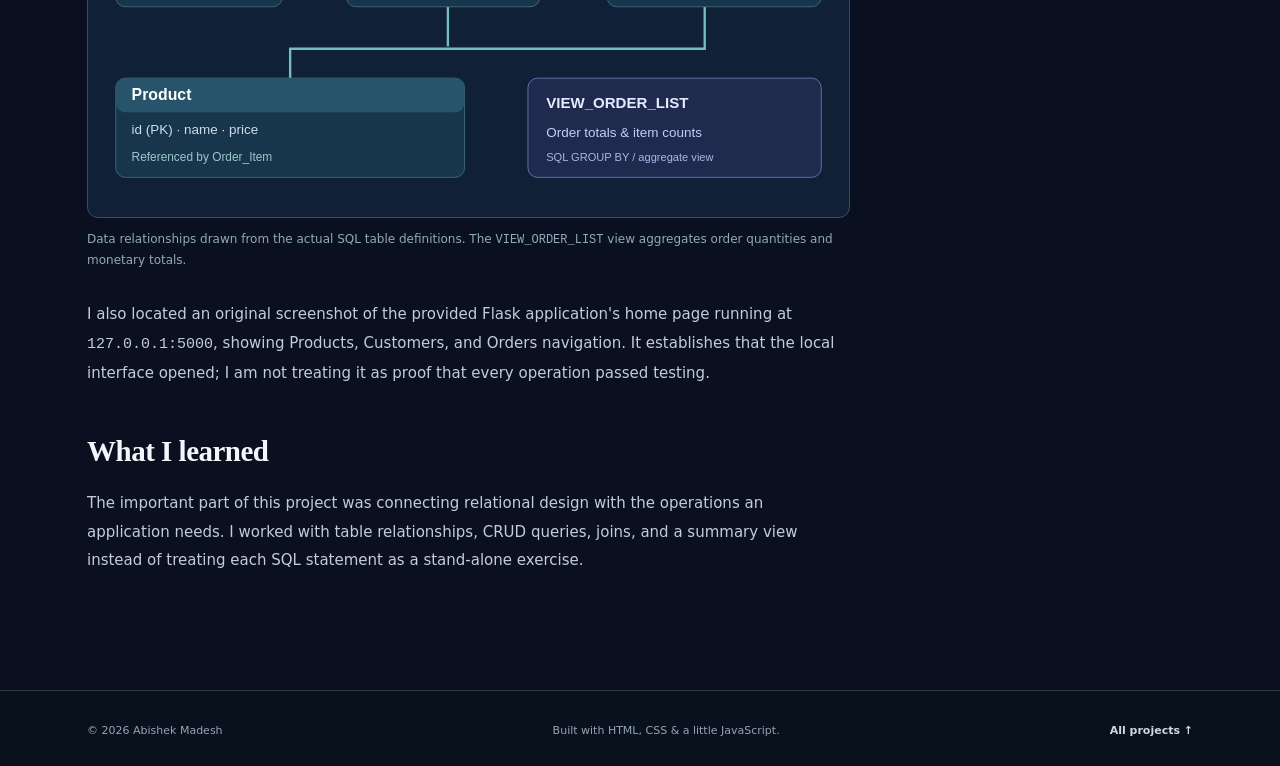
<file: projects/order-tracker.html>
<!doctype html>
<html lang="en">
<head>
  <meta charset="utf-8">
  <meta name="viewport" content="width=device-width, initial-scale=1">
  <meta name="theme-color" content="#0a1020">
  <meta name="description" content="A database-systems exercise centered on managing customers, products, orders, and order items with SQL and Python query definitions.">
  <title>Order Tracker: SQL &amp; Flask Coursework | Abishek Madesh</title>
  <link rel="stylesheet" href="../styles.css">
  <script src="../script.js" defer></script>
</head>
<body>
  <a class="skip-link" href="#main">Skip to content</a>
  <header class="site-header">
    <div class="container nav-shell">
      <a class="brand" href="../index.html" aria-label="Abishek Madesh home"><span class="brand-mark">AM<span class="brand-dot">.</span></span></a>
      <nav class="nav-links" aria-label="Primary navigation"><a href="../index.html#about">About</a><a href="../index.html#projects">Projects</a><a href="../index.html#experience">Experience</a><a href="../index.html#contact">Contact</a></nav>
      <a class="nav-github" href="https://github.com/AbishekMadesh" target="_blank" rel="noopener noreferrer">GitHub <span aria-hidden="true">↗</span></a>
    </div>
  </header>
  <main class="detail-main" id="main">
    <section class="container detail-hero" aria-labelledby="detail-title">
      <a class="detail-back" href="../index.html#projects"><span aria-hidden="true">←</span> Back to all projects</a>
      <p class="section-kicker"><span class="section-index">PROJECT 05 /</span> SELECTED WORK</p>
      <h1 id="detail-title">Order Tracker: SQL &amp; Flask Coursework</h1>
      <p class="detail-summary">A database-systems exercise centered on managing customers, products, orders, and order items with SQL and Python query definitions.</p>
      <div class="skills detail-tags" aria-label="Technology used"><span>SQL</span><span>SQLite</span><span>Python</span><span>Flask Coursework</span></div>
    </section>
    <div class="container detail-layout">
      <article class="detail-article">
        <h2>Overview</h2>
        <p>In CSC 315 Database Systems, I worked on the data layer for an Order Tracker web-application exercise. The work includes the relational schema, sample records, SQL joins, and query definitions used by a provided Flask-based application.</p>
        <h2>What I worked on</h2>
        <ul><li>Defined Customer, Product, Order_, and Order_Item tables with keys and foreign-key relationships.</li>
          <li>Added sample products, customers, orders, and quantities to test the structure.</li>
          <li>Used joins and an aggregated VIEW_ORDER_LIST view to calculate order item counts and totals.</li>
          <li>Wrote Python SQL statements for listing, inserting, editing, updating, and deleting products, customers, orders, and order items.</li></ul>
        <h2>Database design</h2>
        <p>The diagram below reflects the table and view definitions in my CSC 315 <code>orders.sql</code> file. It is a schema illustration based on the submitted SQL, not a screenshot of an independently deployed application.</p>
        <figure class="evidence-figure">
          <img class="evidence-image" src="../assets/order-data-model.svg" alt="Four-table relational data model: Customer is linked to Order, Order is linked to Order Item, and Product is linked to Order Item. An SQL view summarizes order totals." loading="lazy" width="960" height="600">
          <figcaption>Data relationships drawn from the actual SQL table definitions. The <code>VIEW_ORDER_LIST</code> view aggregates order quantities and monetary totals.</figcaption>
        </figure>
        <p>I also located an original screenshot of the provided Flask application's home page running at <code>127.0.0.1:5000</code>, showing Products, Customers, and Orders navigation. It establishes that the local interface opened; I am not treating it as proof that every operation passed testing.</p>
        <h2>What I learned</h2>
        <p>The important part of this project was connecting relational design with the operations an application needs. I worked with table relationships, CRUD queries, joins, and a summary view instead of treating each SQL statement as a stand-alone exercise.</p>
      </article>
      <aside class="detail-side">
        <h3>Project context</h3>
        <p>Academic database/Flask integration exercise. The SQL and query definitions are documented; a fully tested, independently deployed web app is not claimed here.</p>
        <a class="button button-primary" href="../index.html#contact">Get in touch <span aria-hidden="true">↗</span></a>
      </aside>
    </div>
  </main>
  <footer class="site-footer"><div class="container footer-shell"><span>© <span id="year">2026</span> Abishek Madesh</span><span>Built with HTML, CSS &amp; a little JavaScript.</span><a href="../index.html#projects">All projects ↑</a></div></footer>
</body>
</html>
</file>
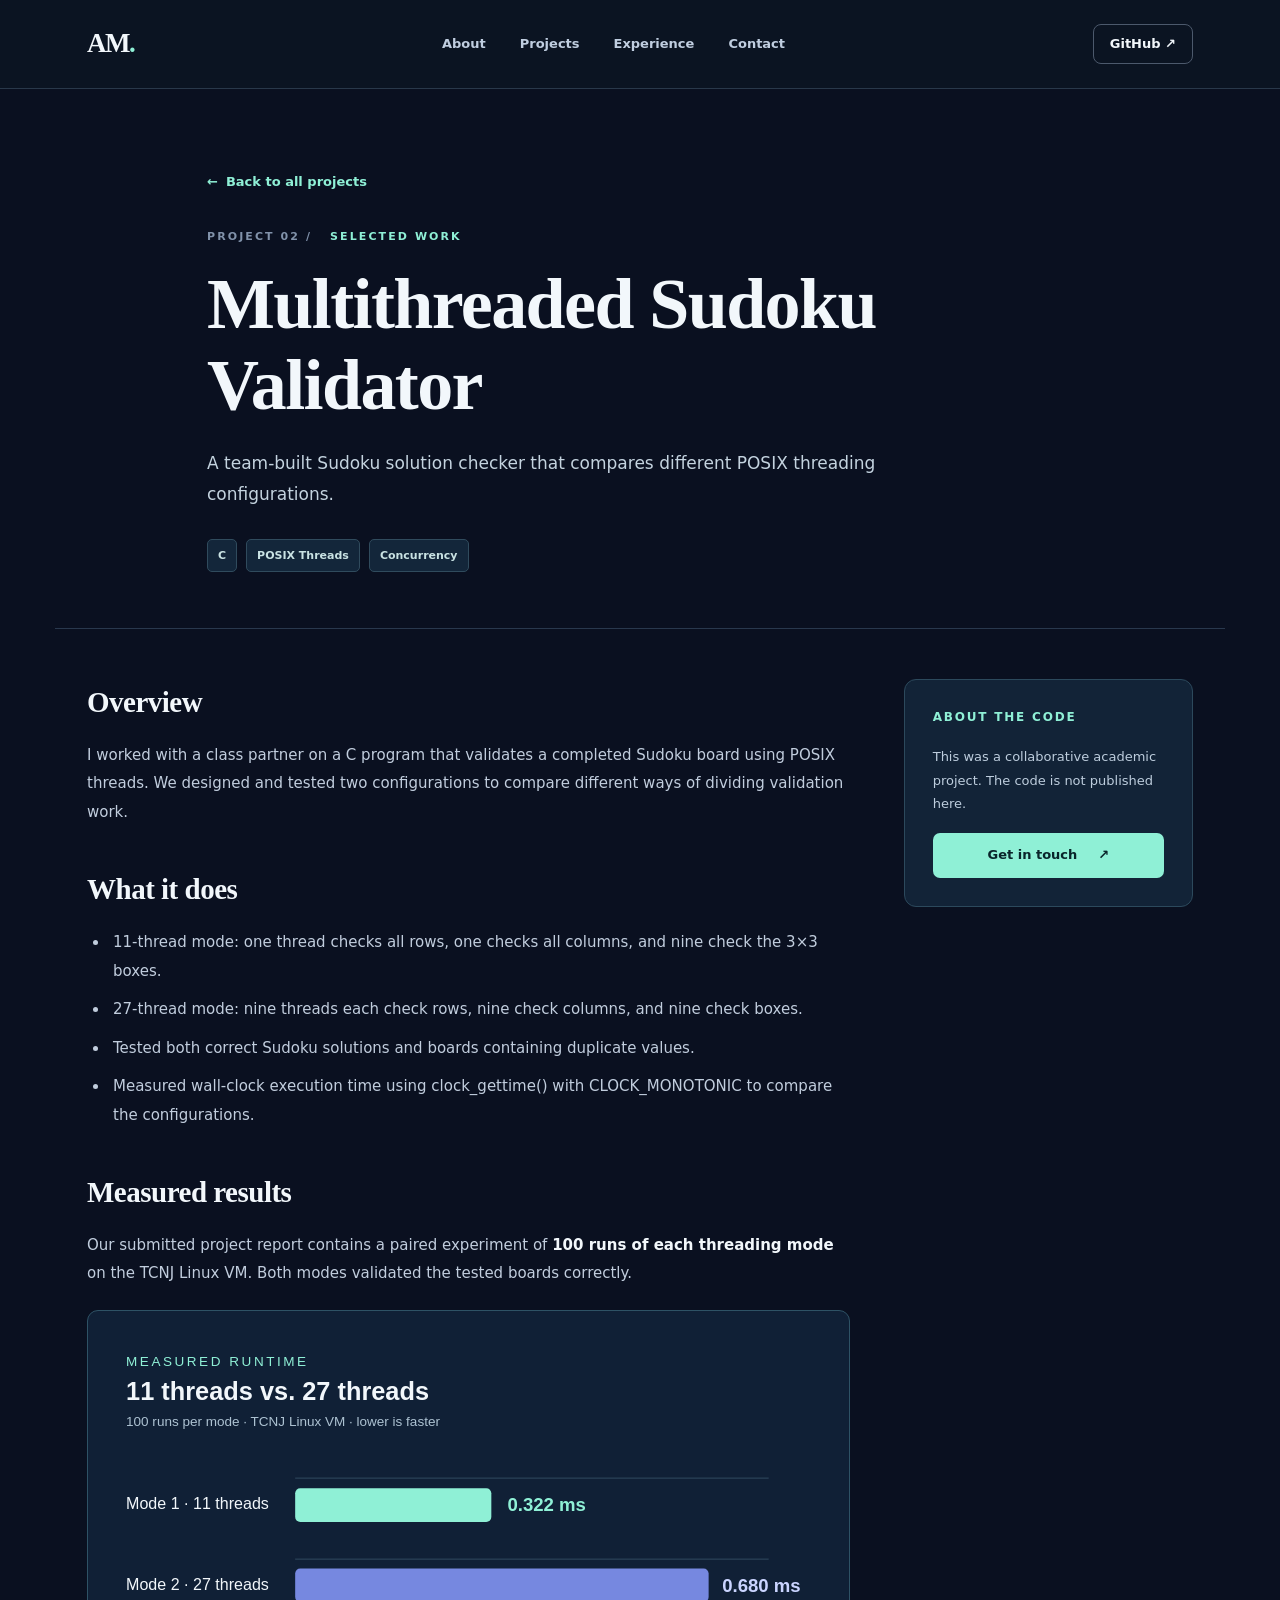
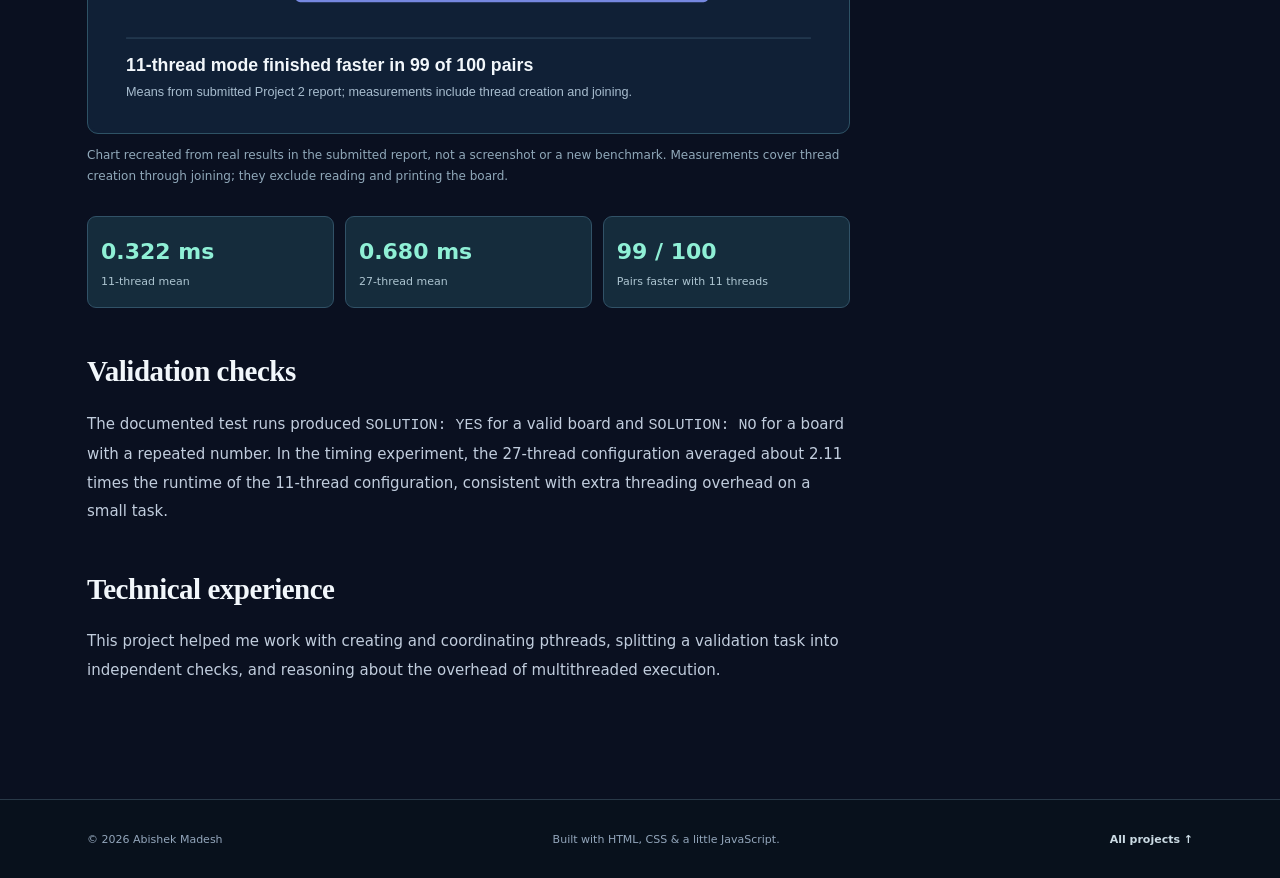
<file: projects/sudoku-validator.html>
<!doctype html>
<html lang="en">
<head>
  <meta charset="utf-8">
  <meta name="viewport" content="width=device-width, initial-scale=1">
  <meta name="theme-color" content="#0a1020">
  <meta name="description" content="A team-built Sudoku solution checker that compares different POSIX threading configurations.">
  <title>Multithreaded Sudoku Validator | Abishek Madesh</title>
  <link rel="stylesheet" href="../styles.css">
  <script src="../script.js" defer></script>
</head>
<body>
  <a class="skip-link" href="#main">Skip to content</a>
  <header class="site-header">
    <div class="container nav-shell">
      <a class="brand" href="../index.html" aria-label="Abishek Madesh home"><span class="brand-mark">AM<span class="brand-dot">.</span></span></a>
      <nav class="nav-links" aria-label="Primary navigation"><a href="../index.html#about">About</a><a href="../index.html#projects">Projects</a><a href="../index.html#experience">Experience</a><a href="../index.html#contact">Contact</a></nav>
      <a class="nav-github" href="https://github.com/AbishekMadesh" target="_blank" rel="noopener noreferrer">GitHub <span aria-hidden="true">↗</span></a>
    </div>
  </header>
  <main class="detail-main" id="main">
    <section class="container detail-hero" aria-labelledby="detail-title">
      <a class="detail-back" href="../index.html#projects"><span aria-hidden="true">←</span> Back to all projects</a>
      <p class="section-kicker"><span class="section-index">PROJECT 02 /</span> SELECTED WORK</p>
      <h1 id="detail-title">Multithreaded Sudoku Validator</h1>
      <p class="detail-summary">A team-built Sudoku solution checker that compares different POSIX threading configurations.</p>
      <div class="skills detail-tags" aria-label="Technology used"><span>C</span><span>POSIX Threads</span><span>Concurrency</span></div>
    </section>
    <div class="container detail-layout">
      <article class="detail-article">
        <h2>Overview</h2>
        <p>I worked with a class partner on a C program that validates a completed Sudoku board using POSIX threads. We designed and tested two configurations to compare different ways of dividing validation work.</p>
        <h2>What it does</h2>
        <ul><li>11-thread mode: one thread checks all rows, one checks all columns, and nine check the 3×3 boxes.</li>
          <li>27-thread mode: nine threads each check rows, nine check columns, and nine check boxes.</li>
          <li>Tested both correct Sudoku solutions and boards containing duplicate values.</li>
          <li>Measured wall-clock execution time using clock_gettime() with CLOCK_MONOTONIC to compare the configurations.</li></ul>
        <h2>Measured results</h2>
        <p>Our submitted project report contains a paired experiment of <strong>100 runs of each threading mode</strong> on the TCNJ Linux VM. Both modes validated the tested boards correctly.</p>
        <figure class="evidence-figure">
          <img class="evidence-image" src="../assets/sudoku-benchmark.svg" alt="Measured average run time: 11 threads, 0.322 milliseconds; 27 threads, 0.680 milliseconds. 100 tests each, 11 threads faster in 99 of 100 trial pairs." loading="lazy" width="900" height="500">
          <figcaption>Chart recreated from real results in the submitted report, not a screenshot or a new benchmark. Measurements cover thread creation through joining; they exclude reading and printing the board.</figcaption>
        </figure>
        <div class="result-pills"><div><strong>0.322 ms</strong><span>11-thread mean</span></div><div><strong>0.680 ms</strong><span>27-thread mean</span></div><div><strong>99 / 100</strong><span>Pairs faster with 11 threads</span></div></div>
        <h2>Validation checks</h2>
        <p>The documented test runs produced <code>SOLUTION: YES</code> for a valid board and <code>SOLUTION: NO</code> for a board with a repeated number. In the timing experiment, the 27-thread configuration averaged about 2.11 times the runtime of the 11-thread configuration, consistent with extra threading overhead on a small task.</p>
        <h2>Technical experience</h2>
        <p>This project helped me work with creating and coordinating pthreads, splitting a validation task into independent checks, and reasoning about the overhead of multithreaded execution.</p>
      </article>
      <aside class="detail-side">
        <h3>About the code</h3>
        <p>This was a collaborative academic project. The code is not published here.</p>
        <a class="button button-primary" href="../index.html#contact">Get in touch <span aria-hidden="true">↗</span></a>
      </aside>
    </div>
  </main>
  <footer class="site-footer"><div class="container footer-shell"><span>© <span id="year">2026</span> Abishek Madesh</span><span>Built with HTML, CSS &amp; a little JavaScript.</span><a href="../index.html#projects">All projects ↑</a></div></footer>
</body>
</html>
</file>
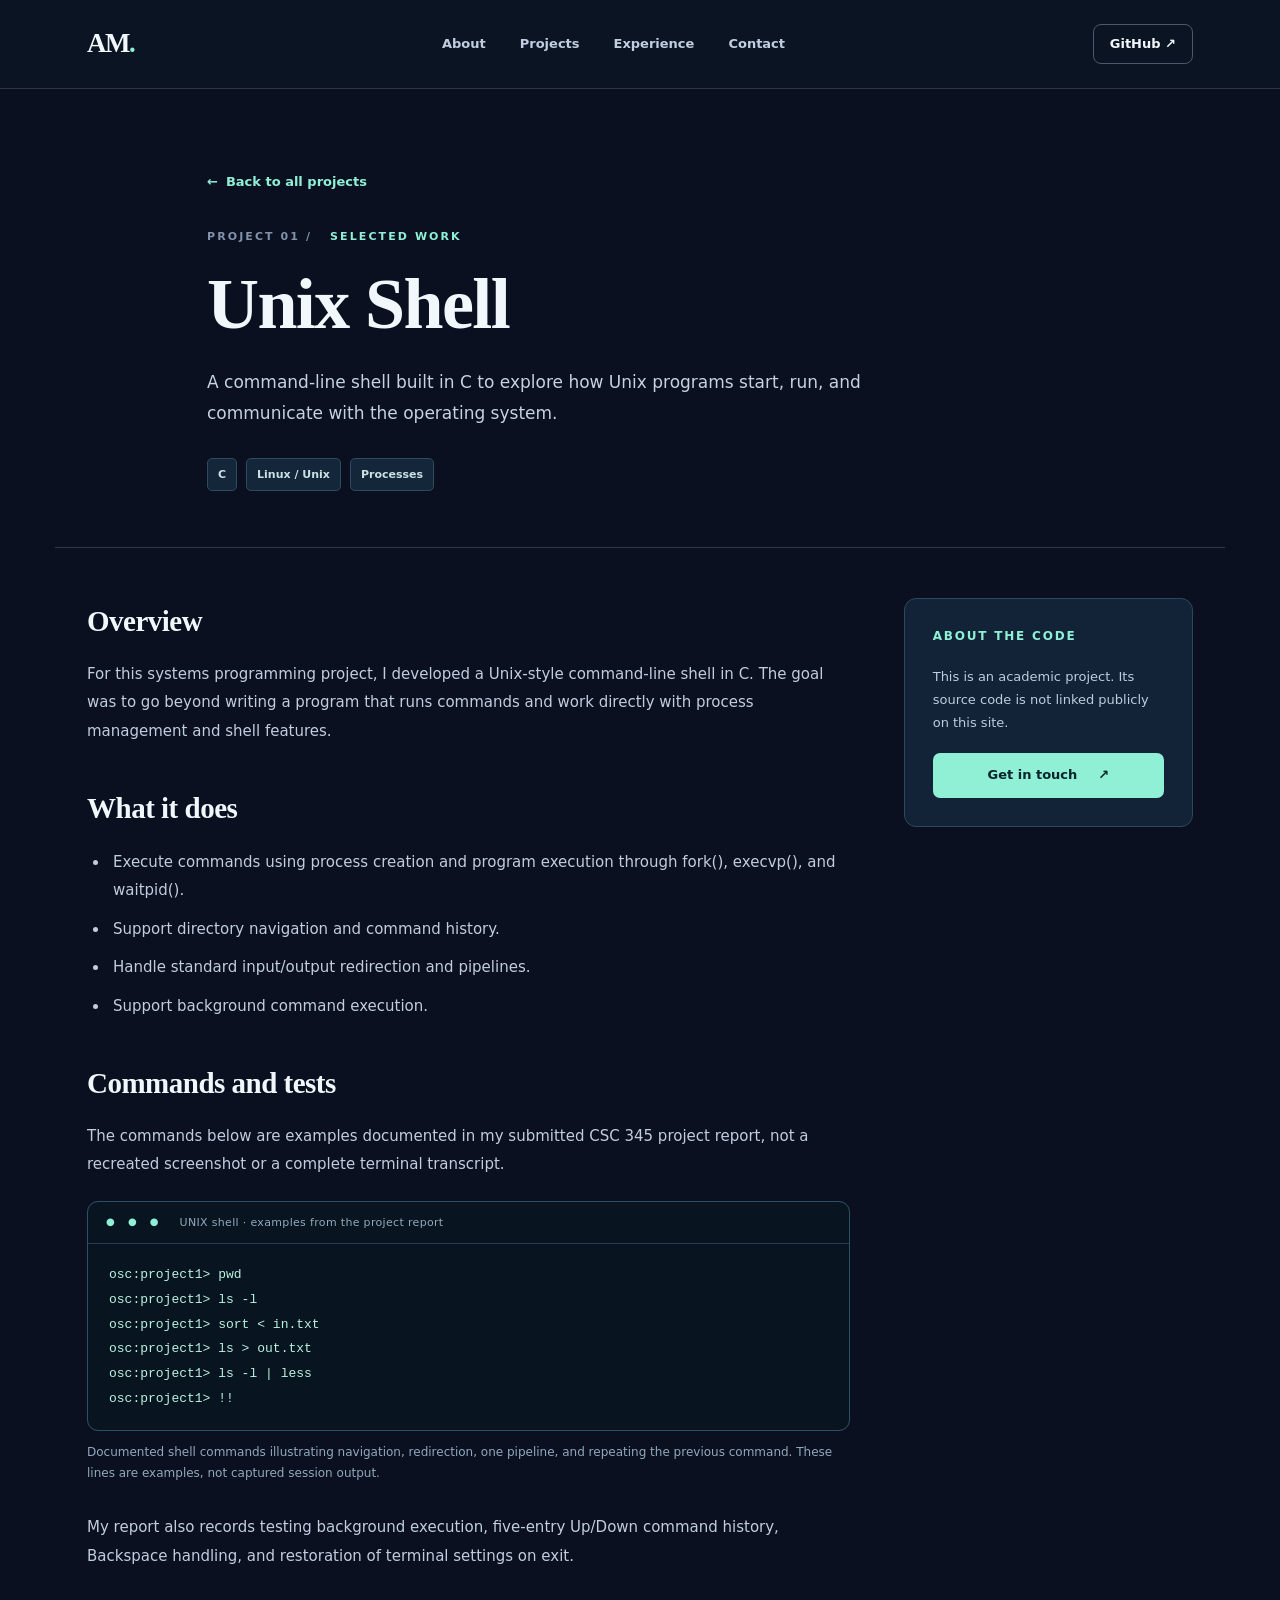
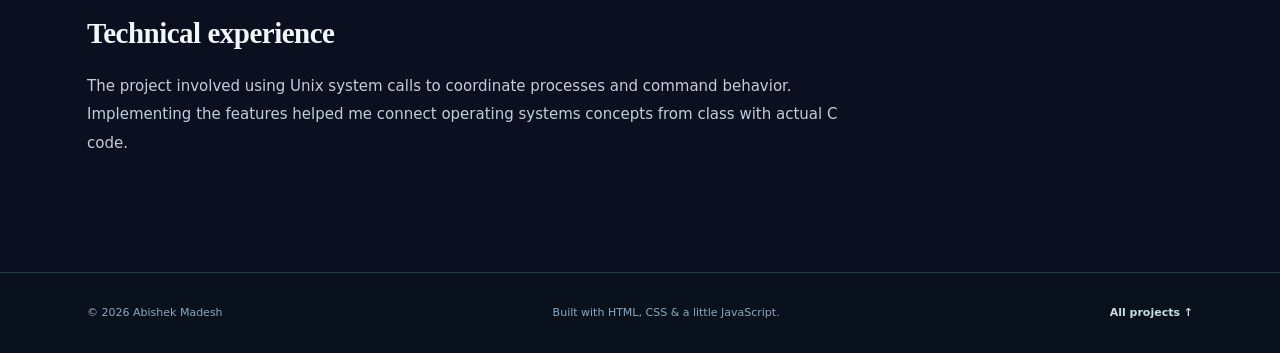
<file: projects/unix-shell.html>
<!doctype html>
<html lang="en">
<head>
  <meta charset="utf-8">
  <meta name="viewport" content="width=device-width, initial-scale=1">
  <meta name="theme-color" content="#0a1020">
  <meta name="description" content="A command-line shell built in C to explore how Unix programs start, run, and communicate with the operating system.">
  <title>Unix Shell | Abishek Madesh</title>
  <link rel="stylesheet" href="../styles.css">
  <script src="../script.js" defer></script>
</head>
<body>
  <a class="skip-link" href="#main">Skip to content</a>
  <header class="site-header">
    <div class="container nav-shell">
      <a class="brand" href="../index.html" aria-label="Abishek Madesh home"><span class="brand-mark">AM<span class="brand-dot">.</span></span></a>
      <nav class="nav-links" aria-label="Primary navigation"><a href="../index.html#about">About</a><a href="../index.html#projects">Projects</a><a href="../index.html#experience">Experience</a><a href="../index.html#contact">Contact</a></nav>
      <a class="nav-github" href="https://github.com/AbishekMadesh" target="_blank" rel="noopener noreferrer">GitHub <span aria-hidden="true">↗</span></a>
    </div>
  </header>
  <main class="detail-main" id="main">
    <section class="container detail-hero" aria-labelledby="detail-title">
      <a class="detail-back" href="../index.html#projects"><span aria-hidden="true">←</span> Back to all projects</a>
      <p class="section-kicker"><span class="section-index">PROJECT 01 /</span> SELECTED WORK</p>
      <h1 id="detail-title">Unix Shell</h1>
      <p class="detail-summary">A command-line shell built in C to explore how Unix programs start, run, and communicate with the operating system.</p>
      <div class="skills detail-tags" aria-label="Technology used"><span>C</span><span>Linux / Unix</span><span>Processes</span></div>
    </section>
    <div class="container detail-layout">
      <article class="detail-article">
        <h2>Overview</h2>
        <p>For this systems programming project, I developed a Unix-style command-line shell in C. The goal was to go beyond writing a program that runs commands and work directly with process management and shell features.</p>
        <h2>What it does</h2>
        <ul><li>Execute commands using process creation and program execution through fork(), execvp(), and waitpid().</li>
          <li>Support directory navigation and command history.</li>
          <li>Handle standard input/output redirection and pipelines.</li>
          <li>Support background command execution.</li></ul>
        <h2>Commands and tests</h2>
        <p>The commands below are examples documented in my submitted CSC 345 project report, not a recreated screenshot or a complete terminal transcript.</p>
        <figure class="evidence-figure">
          <div class="terminal-frame"><div class="terminal-top"><span aria-hidden="true">● ● ●</span><span>UNIX shell · examples from the project report</span></div><pre><code>osc:project1&gt; pwd
osc:project1&gt; ls -l
osc:project1&gt; sort &lt; in.txt
osc:project1&gt; ls &gt; out.txt
osc:project1&gt; ls -l | less
osc:project1&gt; !!</code></pre></div>
          <figcaption>Documented shell commands illustrating navigation, redirection, one pipeline, and repeating the previous command. These lines are examples, not captured session output.</figcaption>
        </figure>
        <p>My report also records testing background execution, five-entry Up/Down command history, Backspace handling, and restoration of terminal settings on exit.</p>
        <h2>Technical experience</h2>
        <p>The project involved using Unix system calls to coordinate processes and command behavior. Implementing the features helped me connect operating systems concepts from class with actual C code.</p>
      </article>
      <aside class="detail-side">
        <h3>About the code</h3>
        <p>This is an academic project. Its source code is not linked publicly on this site.</p>
        <a class="button button-primary" href="../index.html#contact">Get in touch <span aria-hidden="true">↗</span></a>
      </aside>
    </div>
  </main>
  <footer class="site-footer"><div class="container footer-shell"><span>© <span id="year">2026</span> Abishek Madesh</span><span>Built with HTML, CSS &amp; a little JavaScript.</span><a href="../index.html#projects">All projects ↑</a></div></footer>
</body>
</html>
</file>
<file: styles.css>
:root{color-scheme:dark;--bg:#0a1020;--surface:#101b2d;--edge:#29384d;--muted:#a6b5c8;--text:#f2f7fb;--accent:#8ff0d6;--serif:Georgia,'Times New Roman',serif;--sans:'Segoe UI',Inter,system-ui,-apple-system,sans-serif}
*{box-sizing:border-box}html{scroll-behavior:smooth}body{margin:0;background:var(--bg);font-family:var(--sans);color:var(--text);line-height:1.6;-webkit-font-smoothing:antialiased}a{color:inherit;text-decoration:none}a:hover{text-decoration:none}::selection{background:var(--accent);color:var(--bg)}.container{max-width:1170px;margin-inline:auto;padding-inline:32px}.skip-link{position:absolute;z-index:9999;left:15px;top:-100px;background:#fff;color:#111;padding:9px 14px;border-radius:4px}.skip-link:focus{top:12px}a:focus-visible{outline:3px solid var(--accent);outline-offset:5px;border-radius:3px}
.site-header{position:relative;border-bottom:1px solid #29384a;background:#0b1422}.nav-shell{min-height:88px;display:flex;align-items:center;justify-content:space-between;gap:25px}.brand-mark{font-family:var(--serif);font-weight:700;font-size:27px;letter-spacing:-1.5px}.brand-dot{color:var(--accent)}.nav-links{display:flex;gap:34px}.nav-links a{font-size:13px;font-weight:600;color:#c0cee0;transition:color .2s}.nav-links a:hover,.hero-links a:hover,.inline-link:hover{color:var(--accent)}.nav-github{font-size:13px;font-weight:700;border:1px solid #4c596c;border-radius:8px;padding:9px 16px;white-space:nowrap}.nav-github:hover{border-color:var(--accent)}
.hero{min-height:620px;display:grid;grid-template-columns:1.15fr .85fr;gap:60px;align-items:center;padding-block:84px 93px}.hero-copy{position:relative}.eyebrow{display:inline-flex;align-items:center;gap:11px;border:1px solid #315567;background:#122a38;color:#d1faf0;padding:8px 13px;border-radius:100px;font-size:11px;font-weight:700;letter-spacing:.1em;text-transform:uppercase}.status-dot,.mini-dot{display:inline-block;width:7px;height:7px;background:var(--accent);border-radius:50%;box-shadow:0 0 18px #8ff0d6a0}.hero h1{font-family:var(--serif);font-weight:700;letter-spacing:-2.8px;font-size:clamp(56px,6.1vw,83px);line-height:1.09;margin:28px 0 23px}.hero h1 span{color:var(--accent)}.hero h1 em{font-style:italic;color:#b6c8db}.hero-description{max-width:550px;color:#bfccdb;font-size:16px;line-height:1.85;margin:0}.hero-actions{display:flex;flex-wrap:wrap;gap:12px;margin:32px 0 27px}.button{display:inline-flex;justify-content:center;align-items:center;gap:21px;padding:12px 20px;border-radius:7px;font-size:13px;font-weight:800;transition:transform .15s,background .15s,border-color .15s}.button:hover{transform:translateY(-2px)}.button-primary{background:var(--accent);color:#09242a}.button-primary:hover{background:#b0f9e7}.button-outline{color:#ecf5ff;background:#132238;border:1px solid #3e566d}.button-outline:hover{border-color:var(--accent)}.hero-links{display:flex;gap:14px;align-items:center;color:#adbdce;font-size:12px;font-weight:700}.hero-links>span{color:#50677b}
.hero-visual{min-height:430px;background:linear-gradient(145deg,#182b3e 0%,#0f1b2a 75%);border:1px solid #2e4a5c;border-radius:15px;box-shadow:0 30px 90px #0004;overflow:hidden;display:flex;flex-direction:column;position:relative}.hero-visual:after{content:"";position:absolute;right:-85px;top:-70px;width:270px;height:270px;border-radius:50%;background:#54ddbf18;filter:blur(8px)}.visual-top,.visual-footer{padding:23px 25px;display:flex;align-items:center;justify-content:space-between;gap:12px}.visual-kicker,.project-number{font-size:10px;font-weight:900;color:#9db9c8;letter-spacing:.15em}.visual-corner{font-size:22px;color:var(--accent)}.visual-main{flex:1;position:relative;display:flex;flex-direction:column;align-items:center;justify-content:center;overflow:hidden}.orbit{position:absolute;border:1px solid #5ec6b448;border-radius:50%}.orbit-one{width:300px;height:300px}.orbit-two{width:220px;height:220px;border-color:#5ec6b432}.focus-icon{display:grid;place-items:center;width:122px;height:122px;border-radius:28px;background:#183e45;border:1px solid #6ce9c87a;color:var(--accent);font-size:45px;font-weight:500;box-shadow:0 25px 75px #0005;z-index:1}.visual-caption{position:relative;z-index:1;margin-top:20px;text-align:center;color:#9fbcc8;font-size:13px;letter-spacing:.02em}.visual-caption strong{font-family:var(--serif);font-size:22px;color:#ebf7f4}.visual-footer{font-size:10px;color:#b9cdd9;border-top:1px solid #355168;white-space:nowrap}.visual-footer span:first-child{display:flex;align-items:center;gap:9px}
.section{padding-block:100px;scroll-margin-top:20px}.section-kicker{font-size:11px;letter-spacing:.19em;font-weight:800;color:var(--accent);margin:0 0 19px}.section-index{color:#8192aa;margin-right:12px}.section h2{font-family:var(--serif);font-size:clamp(38px,4vw,52px);line-height:1.21;letter-spacing:-1px;margin:0;font-weight:700}.section h2 span{color:#a5b6cc}.about{border-top:1px solid #273649;background:#0d1726}.about-grid,.experience-grid{display:grid;grid-template-columns:.92fr 1.08fr;gap:70px}.about-content p{margin:0 0 19px;color:#c6d3e1;font-size:15px;line-height:1.85}.about-content strong{color:var(--text)}.skill-area{margin-top:34px}.skill-area h3{font-size:12px;text-transform:uppercase;letter-spacing:.14em;color:#92aabf;margin:0 0 16px}.skills{display:flex;gap:9px;flex-wrap:wrap}.skills span,.project-tags span{border:1px solid #304b5d;border-radius:5px;background:#13263a;color:#c9e2e3;font-size:11px;font-weight:700;padding:7px 10px}
.projects{background:#0a1020}.section-heading{display:flex;justify-content:space-between;align-items:end;gap:60px;margin-bottom:40px}.section-heading>p{max-width:310px;color:#adbdcb;font-size:13px;line-height:1.9;margin:0 0 6px}.projects-grid{display:grid;grid-template-columns:repeat(3,minmax(0,1fr));gap:17px}.project-card{display:flex;flex-direction:column;border:1px solid #2d4057;border-radius:11px;background:#101d2f;padding:25px;min-height:355px;transition:transform .2s,border-color .2s,box-shadow .2s}.project-card:hover{transform:translateY(-5px);border-color:#548d8d;box-shadow:0 24px 50px #0004}.project-featured{background:linear-gradient(135deg,#143044 0%,#102136 70%)}.project-card-top{display:flex;align-items:center;justify-content:space-between;margin-bottom:37px}.project-icon{color:var(--accent);font-size:27px}.project-card h3{font-family:var(--serif);font-size:24px;line-height:1.18;margin:0 0 17px;letter-spacing:-.4px}.project-card p{font-size:13px;color:#c0ccda;line-height:1.8;margin:0 0 24px}.project-card code{font-size:12px;color:#deefe8}.project-bottom{margin-top:auto}.project-tags{display:flex;gap:7px;flex-wrap:wrap}.project-tags span{font-size:10px;padding:5px 8px;color:#b1dae0}.repo-note{display:block;font-size:11px;color:#8499ad;margin-top:15px}.projects-footnote{font-size:12px;color:#8da3b8;margin:20px 0 0}
.experience{background:#0c1624;border-top:1px solid #253748}.timeline{padding-top:0}.timeline-entry{padding:0 0 26px 24px;margin-bottom:24px;border-left:1px solid #365367;position:relative}.timeline-entry:before{content:"";position:absolute;left:-5px;top:1px;width:9px;height:9px;border-radius:50%;background:var(--accent)}.timeline-entry:last-child{margin-bottom:0;padding-bottom:0}.timeline-meta{color:var(--accent);font-size:10px;font-weight:800;letter-spacing:.13em}.timeline-meta span{color:#738498;padding-inline:5px}.timeline-entry h3{font-family:var(--serif);font-size:22px;line-height:1.35;margin:9px 0 10px}.timeline-entry h3 span{font-family:var(--sans);font-size:13px;color:#afc0cf;font-weight:500}.timeline-entry p{font-size:13px;line-height:1.85;color:#bfccda;margin:0}.inline-link{display:inline-block;font-size:12px;font-weight:700;color:#b2f0df;margin-top:11px}
.contact{background:radial-gradient(circle at 50% -10%,#204342 0%,#0c1d2a 55%,#0b1726 95%);text-align:center;border-top:1px solid #325354;padding-block:108px 118px}.contact h2{font-size:clamp(44px,6vw,72px)}.contact h2 span{color:var(--accent)}.contact-content>p:not(.section-kicker){max-width:500px;margin:22px auto 30px;color:#b5c9d8;font-size:15px;line-height:1.8}.site-footer{background:#08111c;border-top:1px solid #293948}.footer-shell{min-height:80px;display:flex;justify-content:space-between;gap:20px;align-items:center;font-size:11px;color:#93a6bb}.footer-shell a{font-weight:700;color:#cbdbe4}.footer-shell a:hover{color:var(--accent)}
@media(max-width:980px){.hero{gap:35px}.hero h1{font-size:clamp(50px,6vw,74px)}.about-grid,.experience-grid{gap:35px}.projects-grid{grid-template-columns:repeat(2,minmax(0,1fr))}.project-featured{grid-column:span 2;min-height:310px}.section-heading{align-items:start}}
@media(max-width:700px){.container{padding-inline:20px}.nav-shell{min-height:72px}.nav-links{display:none}.nav-github{font-size:12px}.hero{grid-template-columns:1fr;padding-block:69px 74px;min-height:0}.hero h1{font-size:clamp(44px,11vw,64px);letter-spacing:-1.8px}.hero-description{font-size:14px}.hero-visual{min-height:320px}.section{padding-block:72px}.about-grid,.experience-grid{grid-template-columns:1fr;gap:24px}.section-heading{display:block}.section-heading>p{margin-top:15px}.projects-grid{grid-template-columns:1fr}.project-featured{grid-column:auto;min-height:350px}.project-card{min-height:350px}.footer-shell{flex-wrap:wrap;justify-content:center;text-align:center;padding-block:20px}.visual-footer{font-size:9px}.timeline-entry h3 span{display:block;margin-top:4px}.eyebrow{font-size:9px;letter-spacing:.08em}}
@media(prefers-reduced-motion:reduce){html{scroll-behavior:auto}.button,.project-card,.nav-links a{transition:none}}


/* Interactive project cards and accessible contact options */
.project-card{cursor:pointer}
.project-card:focus-visible{outline:3px solid var(--accent);outline-offset:5px}
.project-cta{display:inline-flex;gap:8px;align-items:center;margin-top:15px;color:var(--accent);font-size:12px;font-weight:800}
.project-card:hover .project-cta{text-decoration:underline}
.contact-actions{display:flex;flex-wrap:wrap;justify-content:center;gap:12px}
.contact-actions button{font-family:inherit;cursor:pointer}
.contact-email{margin:16px auto 0!important;font-size:13px!important;color:#d2eae8!important}
.copy-status{min-height:18px;margin:8px 0 0!important;font-size:12px!important;color:var(--accent)!important}
/* Dedicated project pages */
.detail-main{min-height:calc(100vh - 180px)}
.detail-hero{padding-block:79px 56px;max-width:930px}
.detail-back{display:inline-flex;align-items:center;gap:8px;font-size:13px;font-weight:700;color:var(--accent);margin-bottom:35px}
.detail-back:hover{text-decoration:underline}
.detail-hero h1{font-family:var(--serif);font-size:clamp(43px,6.5vw,72px);line-height:1.12;letter-spacing:-1.6px;margin:0 0 22px}
.detail-summary{font-size:17px;color:#c4d3df;line-height:1.85;max-width:750px}
.detail-tags{margin-top:28px}
.detail-layout{display:grid;grid-template-columns:1.45fr .55fr;gap:54px;border-top:1px solid var(--edge);padding-block:50px 100px}
.detail-article h2{font-family:var(--serif);font-size:29px;letter-spacing:-.5px;margin:0 0 12px}
.detail-article p,.detail-article li{color:#c1cddd;font-size:15px;line-height:1.9}
.detail-article ul{padding-left:22px;margin:16px 0 35px}
.detail-article li{padding-left:4px;margin-bottom:10px}
.detail-article h2:not(:first-child){margin-top:40px}
.detail-side{background:#122337;border:1px solid #2c495c;border-radius:12px;padding:28px;height:max-content}
.detail-side h3{font-size:12px;letter-spacing:.15em;text-transform:uppercase;color:var(--accent);margin:0 0 18px}
.detail-side p{color:#bdcddd;font-size:13px;line-height:1.8;margin:0 0 18px}
.detail-side .button{width:100%}
@media(max-width:700px){.detail-hero{padding-block:55px 40px}.detail-layout{grid-template-columns:1fr;gap:28px;padding-block:35px 75px}.contact-actions{flex-direction:column;align-items:center}.contact-actions .button{width:min(100%,300px)}}


/* The Current Focus card is a working link to the projects section. */
.hero-visual{color:var(--text);cursor:pointer;transition:transform .2s,border-color .2s,box-shadow .2s}
.hero-visual:hover{transform:translateY(-4px);border-color:var(--accent);box-shadow:0 34px 95px #0006}
.hero-visual:focus-visible{outline:3px solid var(--accent);outline-offset:5px}
.visual-action{color:var(--accent);font-weight:800;letter-spacing:.02em}
@media(prefers-reduced-motion:reduce){.hero-visual{transition:none}.hero-visual:hover{transform:none}}


/* Source-backed project evidence */
.evidence-figure{margin:22px 0 30px;padding:0}
.evidence-image{display:block;width:100%;height:auto;max-width:100%;border:1px solid #2e5265;border-radius:11px;background:#102036}
.evidence-figure figcaption{margin-top:11px;color:#91a9ba;font-size:12px;line-height:1.7}
.terminal-frame{background:#091421;border:1px solid #2e5265;border-radius:11px;overflow:hidden}
.terminal-top{display:flex;gap:16px;align-items:center;padding:12px 18px;border-bottom:1px solid #263c4e;color:#91a9bb;font-size:11px;letter-spacing:.03em}
.terminal-top>span:first-child{color:#8ff0d6;font-size:10px;letter-spacing:5px;white-space:nowrap}
.terminal-frame pre{overflow-x:auto;padding:19px 21px;margin:0;font-size:13px;line-height:1.9;color:#b8f3df;font-family:Consolas,'SFMono-Regular',Menlo,monospace}
.terminal-frame code{font-family:inherit;white-space:pre}
.detail-article strong{color:#f2f7fb}
.result-pills{display:grid;grid-template-columns:repeat(3,minmax(0,1fr));gap:11px;margin:26px 0 34px}
.result-pills>div{background:#152c3c;border:1px solid #315267;border-radius:9px;padding:17px 13px}
.result-pills strong{display:block;font-size:22px;color:#8ff0d6;font-weight:700}
.result-pills span{display:block;margin-top:5px;font-size:11px;color:#adc5d1;line-height:1.45}
@media(max-width:700px){.result-pills{grid-template-columns:1fr;gap:8px}.result-pills>div{padding:12px 16px}.terminal-frame pre{font-size:12px}}


/* Seventh project: full-width featured card instead of a lonely third-row item */
.project-card.project-showcase{grid-column:1/-1;min-height:260px;display:grid;grid-template-columns:minmax(0,1.5fr) minmax(210px,.6fr);align-items:center;gap:38px;background:linear-gradient(120deg,#142f3f 0%,#11273b 55%,#101d2f 100%)}
.project-showcase .project-card-top{margin-bottom:15px}
.project-showcase h3{font-size:28px}
.project-showcase h3 span{color:#b6c8d8;font-weight:400;font-size:20px}
.project-showcase p{max-width:610px;margin-bottom:19px}
.project-showcase .repo-note{margin-top:10px}
.showcase-label{margin-left:12px;color:#8ff0d6;font-size:10px;letter-spacing:.08em}
.showcase-preview{justify-self:center;text-align:center}
.life-mini-board{display:grid;grid-template-columns:repeat(10,14px);gap:4px;padding:15px;border:1px solid #355468;border-radius:12px;background:#0a1929;box-shadow:0 20px 42px #0004}
.life-mini-board span{width:14px;height:14px;border:1px solid #28445a;border-radius:2px;background:#12273b}
.life-mini-board .life-on{background:#8ff0d6;border-color:#8ff0d6;box-shadow:0 0 7px #8ff0d64a}
.showcase-legend{display:block;margin-top:12px;color:#95b0c0;font-size:10px;letter-spacing:.09em;font-weight:700}

/* Small interactive browser adaptation on the project detail page */
.life-lab-section{padding-bottom:48px}
.life-demo{border:1px solid #365569;border-radius:15px;background:linear-gradient(145deg,#14283a 0%,#0f1d2f 100%);padding:29px}
.life-demo-heading{display:flex;align-items:start;justify-content:space-between;gap:30px;margin-bottom:29px}
.life-demo-heading h2{font-family:var(--serif);font-size:30px;line-height:1.25;margin:0}
.life-demo-heading .section-kicker{margin-bottom:10px}
.life-demo-heading>p{max-width:355px;font-size:12px;line-height:1.7;color:#bdcbd9;margin:0}
.life-demo-heading strong{color:#e6f1f6}
.life-demo-layout{display:grid;grid-template-columns:minmax(0,1fr) minmax(200px,.7fr);gap:33px;align-items:start}
.life-demo-board-wrap{max-width:540px;width:100%;margin-inline:auto}
#life-canvas{display:block;width:100%;height:auto;aspect-ratio:1;border:1px solid #36586e;border-radius:8px;background:#0e1b2c;cursor:crosshair;touch-action:manipulation}
.life-controls{display:flex;flex-direction:column;gap:12px;min-width:0}
.life-controls label{color:#c6dce2;font-size:12px;font-weight:800;letter-spacing:.06em}
.life-controls select{width:100%;border:1px solid #476176;background:#101c2d;color:#f3f9fb;padding:12px 15px;font-family:var(--sans);font-size:14px;border-radius:7px}
.life-controls select:focus-visible,.life-actions button:focus-visible{outline:3px solid #8ff0d6;outline-offset:3px}
.life-stat-grid{display:grid;grid-template-columns:1fr 1fr;gap:12px;margin:13px 0}
.life-stat-grid>div{border:1px solid #38566b;border-radius:8px;background:#132a3d;padding:14px}
.life-stat-grid span{display:block;font-size:11px;color:#a0b8c7;margin-bottom:7px}
.life-stat-grid strong{display:block;font-size:27px;color:#8ff0d6;line-height:1.2}
.life-actions{display:flex;flex-wrap:wrap;gap:9px}
.life-actions .button{font-family:var(--sans);cursor:pointer;padding:10px 15px}
.life-help{color:#aec1cc;font-size:12px;line-height:1.8;margin:10px 0 0}
.life-feedback{color:#8ff0d6;font-size:12px;line-height:1.6;min-height:18px;margin:2px 0}
@media(max-width:980px){.project-card.project-showcase{grid-template-columns:minmax(0,1fr) 200px;gap:20px}}
@media(max-width:700px){
  .project-card.project-showcase{grid-column:auto;grid-template-columns:1fr;padding:25px;gap:28px}
  .project-showcase h3{font-size:25px}
  .project-showcase h3 span{display:block;font-size:18px;margin-top:4px}
  .showcase-preview{display:none}
  .life-demo{padding:19px}
  .life-demo-heading{display:block}
  .life-demo-heading>p{max-width:none;margin-top:13px}
  .life-demo-layout{grid-template-columns:1fr;gap:25px}
  .life-demo-heading h2{font-size:26px}
}
</file>
